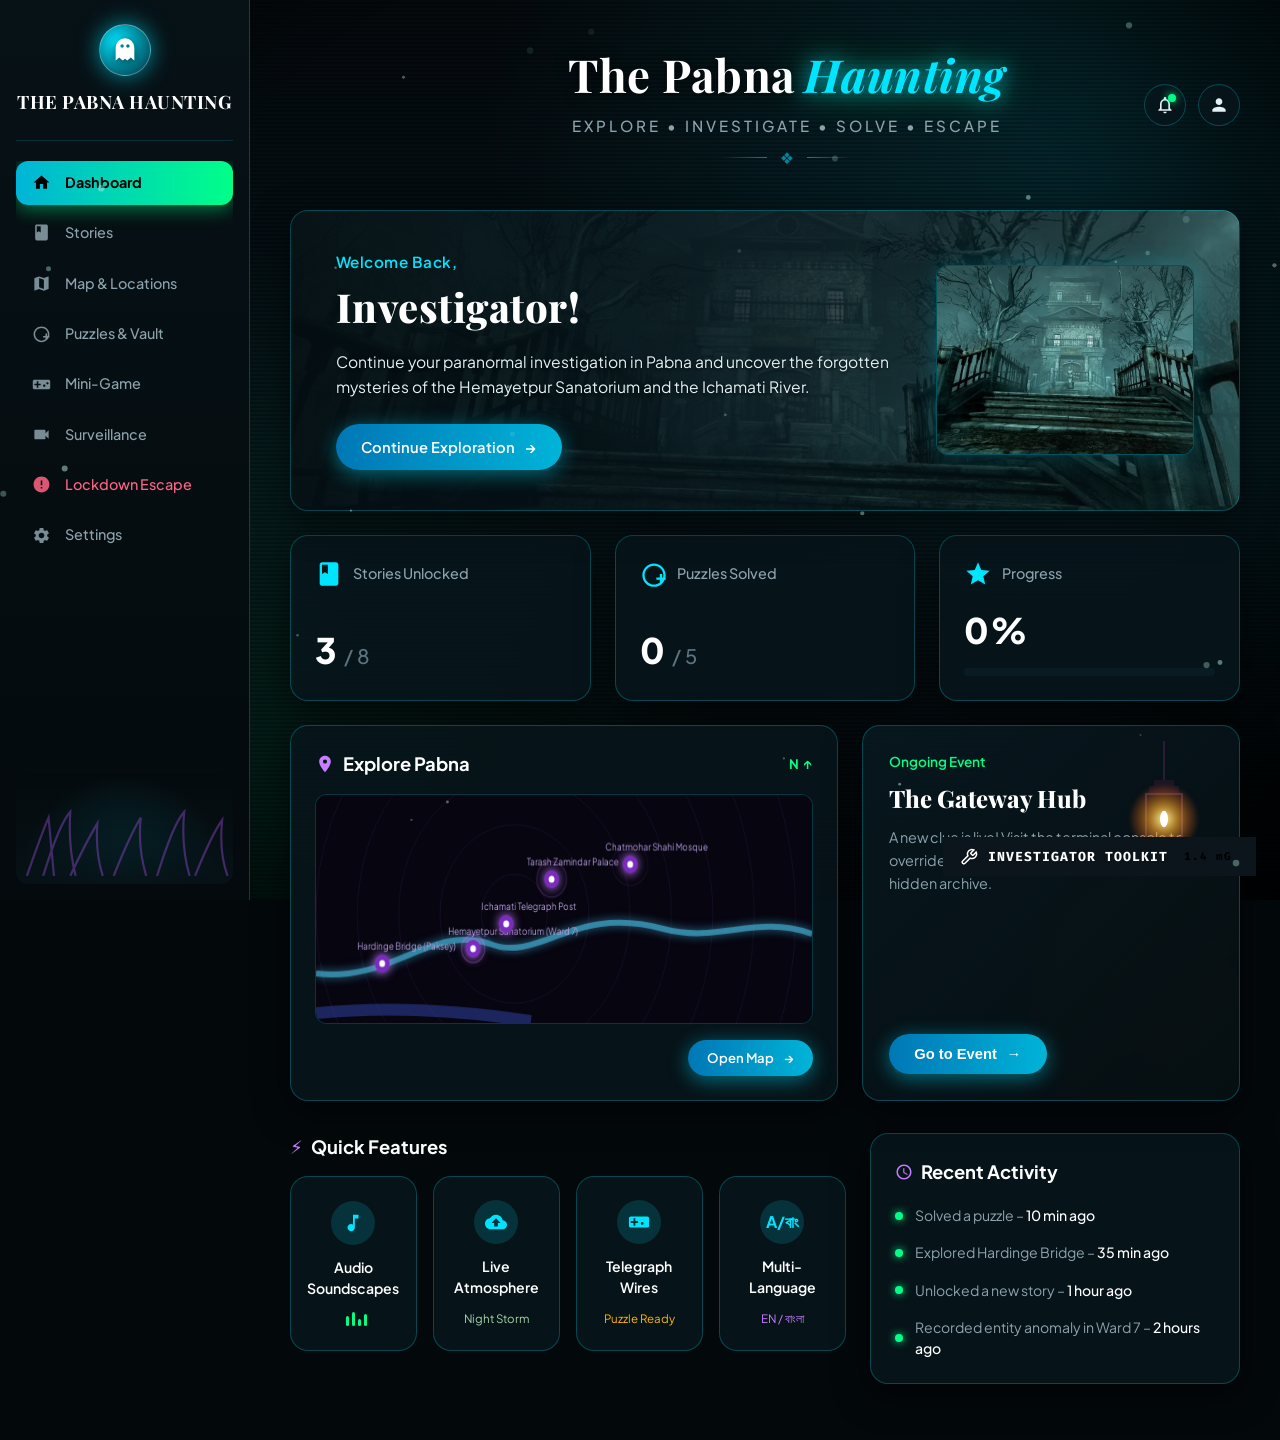
<file: index.html>
<!DOCTYPE html>
<html lang="en">
<head>
  <meta charset="UTF-8">
  <meta name="viewport" content="width=device-width, initial-scale=1.0">
  <title>The Pabna Haunting // Paranormal Investigation Dashboard</title>
  <link rel="stylesheet" href="css/style.css">
  <link rel="stylesheet" href="css/pages.css">
  <link rel="stylesheet" href="css/equipment.css">
</head>
<body>
  <div class="app-container">
    <!-- Left Sidebar Navigation -->
    <aside class="app-sidebar">
      <div>
        <a href="index.html" class="sidebar-brand">
          <div class="brand-ghost-badge">
            <svg viewBox="0 0 24 24">
              <path d="M12 2a8 8 0 0 0-8 8v11l3-2.5 3 2.5 2-1.5 2 1.5 3-2.5 3 2.5V10a8 8 0 0 0-8-8zm-2.5 8a1.5 1.5 0 1 1 0-3 1.5 1.5 0 0 1 0 3zm5 0a1.5 1.5 0 1 1 0-3 1.5 1.5 0 0 1 0 3z"/>
            </svg>
          </div>
          <span class="brand-text" data-i18n="nav_title">Pabna Haunting</span>
        </a>

        <nav class="sidebar-nav">
          <a href="index.html" class="nav-item active">
            <svg viewBox="0 0 24 24"><path d="M10 20v-6h4v6h5v-8h3L12 3 2 12h3v8z"/></svg>
            <span>Dashboard</span>
          </a>

          <a href="#stories" class="nav-item" id="sidebar-nav-stories">
            <svg viewBox="0 0 24 24"><path d="M18 2H6c-1.1 0-2 .9-2 2v16c0 1.1.9 2 2 2h12c1.1 0 2-.9 2-2V4c0-1.1-.9-2-2-2zM6 4h5v8l-2.5-1.5L6 12V4z"/></svg>
            <span>Stories</span>
          </a>

          <a href="#map" class="nav-item" id="sidebar-nav-map">
            <svg viewBox="0 0 24 24"><path d="M20.5 3l-.16.03L15 5.1 9 3 3.36 4.9c-.21.07-.36.25-.36.48V20.5c0 .28.22.5.5.5l.16-.03L9 18.9l6 2.1 5.64-1.9c.21-.07.36-.25.36-.48V3.5c0-.28-.22-.5-.5-.5zM15 19l-6-2.11V5l6 2.11V19z"/></svg>
            <span>Map & Locations</span>
          </a>

          <a href="archive.html" class="nav-item">
            <svg viewBox="0 0 24 24"><path d="M19 12h-2v3h-3v2h3v3h2v-3h3v-2h-3v-3zm-7-9C6.48 3 2 7.48 2 13s4.48 10 10 10 10-4.48 10-10S17.52 3 12 3zm0 18c-4.41 0-8-3.59-8-8s3.59-8 8-8 8 3.59 8 8-3.59 8-8 8z"/></svg>
            <span>Puzzles & Vault</span>
          </a>

          <a href="#minigame" class="nav-item" id="sidebar-nav-minigame">
            <svg viewBox="0 0 24 24"><path d="M21 6H3c-1.1 0-2 .9-2 2v8c0 1.1.9 2 2 2h18c1.1 0 2-.9 2-2V8c0-1.1-.9-2-2-2zm-10 7H8v3H6v-3H3v-2h3V8h2v3h3v2zm4.5 2c-.83 0-1.5-.67-1.5-1.5s.67-1.5 1.5-1.5 1.5.67 1.5 1.5-.67 1.5-1.5 1.5zm4-3c-.83 0-1.5-.67-1.5-1.5S18.67 9 19.5 9s1.5.67 1.5 1.5-.67 1.5-1.5 1.5z"/></svg>
            <span>Mini-Game</span>
          </a>

          <a href="surveillance.html" class="nav-item">
            <svg viewBox="0 0 24 24"><path d="M17 10.5V7c0-.55-.45-1-1-1H4c-.55 0-1 .45-1 1v10c0 .55.45 1 1 1h12c.55 0 1-.45 1-1v-3.5l4 4v-11l-4 4z"/></svg>
            <span>Surveillance</span>
          </a>

          <a href="escape.html" class="nav-item danger-link">
            <svg viewBox="0 0 24 24"><path d="M12 2C6.48 2 2 6.48 2 12s4.48 10 10 10 10-4.48 10-10S17.52 2 12 2zm1 15h-2v-2h2v2zm0-4h-2V7h2v6z"/></svg>
            <span>Lockdown Escape</span>
          </a>

          <a href="#settings" class="nav-item" id="sidebar-nav-settings">
            <svg viewBox="0 0 24 24"><path d="M19.14 12.94c.04-.3.06-.61.06-.94 0-.32-.02-.64-.07-.94l2.03-1.58c.18-.14.23-.41.12-.61l-1.92-3.32c-.12-.22-.37-.29-.59-.22l-2.39.96c-.5-.38-1.03-.7-1.62-.94l-.36-2.54c-.04-.24-.24-.41-.48-.41h-3.84c-.24 0-.43.17-.47.41l-.36 2.54c-.59.24-1.13.57-1.62.94l-2.39-.96c-.22-.08-.47 0-.59.22L2.74 8.87c-.12.21-.08.47.12.61l2.03 1.58c-.05.3-.09.63-.09.94s.02.64.07.94l-2.03 1.58c-.18.14-.23.41-.12.61l1.92 3.32c.12.22.37.29.59.22l2.39-.96c.5.38 1.03.7 1.62.94l.36 2.54c.05.24.24.41.48.41h3.84c.24 0 .44-.17.47-.41l.36-2.54c.59-.24 1.13-.56 1.62-.94l2.39.96c.22.08.47 0 .59-.22l1.92-3.32c.12-.22.07-.47-.12-.61l-2.01-1.58zM12 15.6c-1.98 0-3.6-1.62-3.6-3.6s1.62-3.6 3.6-3.6 3.6 1.62 3.6 3.6-1.62 3.6-3.6 3.6z"/></svg>
            <span>Settings</span>
          </a>
        </nav>
      </div>

      <!-- Bottom Sidebar Art (Silhouette Reeds) -->
      <div class="sidebar-footer-art">
        <svg viewBox="0 0 200 60" preserveAspectRatio="none">
          <path d="M10 60 Q 25 20, 30 10 Q 32 30, 35 60 M25 60 Q 40 15, 50 5 Q 48 35, 55 60 M50 60 Q 65 30, 75 15 Q 73 40, 80 60 M90 60 Q 105 25, 115 10 Q 112 35, 120 60 M130 60 Q 145 15, 155 5 Q 152 35, 160 60 M165 60 Q 180 25, 190 12 Q 187 40, 195 60" stroke="rgba(157,78,221,0.4)" stroke-width="2" fill="none"/>
        </svg>
      </div>
    </aside>

    <!-- Main Content Flow Area -->
    <main class="app-main">
      <!-- Top Nocturnal Gothic Header Banner -->
      <header class="top-header-banner">
        <div style="width: 140px;"></div> <!-- Spacer balancing header -->
        
        <div class="header-center-title">
          <h1 class="brand-headline">The Pabna <em>Haunting</em></h1>
          <div class="brand-tagline">Explore • Investigate • Solve • Escape</div>
          <div class="ornamental-line">❖</div>
        </div>

        <div class="header-actions">
          <button class="icon-btn-pill" id="btn-top-notif" title="Active Investigation Clues">
            <svg width="20" height="20" viewBox="0 0 24 24" fill="currentColor">
              <path d="M12 22c1.1 0 2-.9 2-2h-4c0 1.1.9 2 2 2zm6-6v-5c0-3.07-1.63-5.64-4.5-6.32V4c0-.83-.67-1.5-1.5-1.5s-1.5.67-1.5 1.5v.68C7.64 5.36 6 7.92 6 11v5l-2 2v1h16v-1l-2-2zm-2 1H8v-6c0-2.48 1.51-4.5 4-4.5s4 2.02 4 4.5v6z"/>
            </svg>
            <span class="badge-dot"></span>
          </button>

          <button class="icon-btn-pill" id="btn-top-profile" title="Investigator Profile">
            <svg width="20" height="20" viewBox="0 0 24 24" fill="currentColor">
              <path d="M12 12c2.21 0 4-1.79 4-4s-1.79-4-4-4-4 1.79-4 4 1.79 4 4 4zm0 2c-2.67 0-8 1.34-8 4v2h16v-2c0-2.66-5.33-4-8-4z"/>
            </svg>
          </button>
        </div>
      </header>

      <!-- Hero Welcome Card ("Welcome Back, Investigator!") -->
      <section class="hero-welcome-card">
        <div class="hero-text-content">
          <div class="hero-subtitle-small">Welcome Back,</div>
          <h2 class="hero-title-main">Investigator!</h2>
          <p class="hero-desc">
            Continue your paranormal investigation in Pabna and uncover the forgotten mysteries of the Hemayetpur Sanatorium and the Ichamati River.
          </p>
          <a href="surveillance.html" class="btn-purple-pill" id="btn-continue-exploration">
            <span>Continue Exploration</span>
            <span>→</span>
          </a>
        </div>

        <div class="hero-graphic-arch">
          <img src="assets/asylum_mansion_facade.jpg" alt="Pabna Sanatorium Facade" style="width: 100%; height: 100%; object-fit: cover;">
        </div>
      </section>

      <!-- Row 1: 3 Stat Cards -->
      <section class="stats-grid-row">
        <!-- Stat 1: Stories Unlocked -->
        <div class="stat-card">
          <div class="stat-card-header">
            <svg class="stat-card-icon" viewBox="0 0 24 24" fill="currentColor">
              <path d="M18 2H6c-1.1 0-2 .9-2 2v16c0 1.1.9 2 2 2h12c1.1 0 2-.9 2-2V4c0-1.1-.9-2-2-2zM6 4h5v8l-2.5-1.5L6 12V4z"/>
            </svg>
            <span class="stat-card-label">Stories Unlocked</span>
          </div>
          <div class="stat-card-value" id="stat-stories-val">
            3 <span class="sub">/ 8</span>
          </div>
        </div>

        <!-- Stat 2: Puzzles Solved -->
        <div class="stat-card">
          <div class="stat-card-header">
            <svg class="stat-card-icon" viewBox="0 0 24 24" fill="currentColor">
              <path d="M19 12h-2v3h-3v2h3v3h2v-3h3v-2h-3v-3zm-7-9C6.48 3 2 7.48 2 13s4.48 10 10 10 10-4.48 10-10S17.52 3 12 3zm0 18c-4.41 0-8-3.59-8-8s3.59-8 8-8 8 3.59 8 8-3.59 8-8 8z"/>
            </svg>
            <span class="stat-card-label">Puzzles Solved</span>
          </div>
          <div class="stat-card-value" id="stat-puzzles-val">
            5 <span class="sub">/ 12</span>
          </div>
        </div>

        <!-- Stat 3: Total Progress -->
        <div class="stat-card">
          <div class="stat-card-header">
            <svg class="stat-card-icon" viewBox="0 0 24 24" fill="currentColor">
              <path d="M12 17.27L18.18 21l-1.64-7.03L22 9.24l-7.19-.61L12 2 9.19 8.63 2 9.24l5.46 4.73L5.82 21z"/>
            </svg>
            <span class="stat-card-label">Progress</span>
          </div>
          <div>
            <div class="stat-card-value" id="stat-progress-val">42%</div>
            <div class="progress-bar-container">
              <div class="progress-bar-fill" id="stat-progress-fill" style="width: 42%;"></div>
            </div>
          </div>
        </div>
      </section>

      <!-- Row 2: Explore Pabna Map & Ongoing Event -->
      <section class="middle-grid-row">
        <!-- Explore Pabna Card -->
        <div class="explore-pabna-card" id="map">
          <div class="card-title-row">
            <div class="card-title-text">
              <svg width="20" height="20" viewBox="0 0 24 24" fill="currentColor" style="color: #c77dff;">
                <path d="M12 2C8.13 2 5 5.13 5 9c0 5.25 7 13 7 13s7-7.75 7-13c0-3.87-3.13-7-7-7zm0 9.5a2.5 2.5 0 0 1 0-5 2.5 2.5 0 0 1 0 5z"/>
              </svg>
              <span>Explore Pabna</span>
            </div>
            <div class="compass-rose">N ↑</div>
          </div>

          <div class="map-canvas-container">
            <canvas id="pabna-map-canvas"></canvas>
          </div>

          <div class="map-card-footer">
            <a href="surveillance.html" class="btn-purple-pill" style="padding: 0.5rem 1.2rem; font-size: 0.82rem;">
              <span>Open Map</span>
              <span>→</span>
            </a>
          </div>
        </div>

        <!-- Ongoing Event Card ("The Gateway Hub") -->
        <div class="ongoing-event-card">
          <div class="hanging-lantern-graphic">
            <canvas id="hanging-lantern-canvas"></canvas>
          </div>

          <div>
            <div class="event-top-tag">Ongoing Event</div>
            <div class="event-headline">The Gateway Hub</div>
            <p class="event-desc-text">
              A new clue is live! Visit the terminal console to override sanatorium gates and access the hidden archive.
            </p>
          </div>

          <div>
            <button class="btn-purple-pill" id="btn-open-terminal-event">
              <span>Go to Event</span>
              <span>→</span>
            </button>
          </div>
        </div>
      </section>

      <!-- Row 3: Quick Features & Recent Activity -->
      <section class="bottom-grid-row">
        <div>
          <div class="section-label-header">
            <span style="color: #c77dff;">⚡</span>
            <span>Quick Features</span>
          </div>

          <div class="quick-features-grid">
            <!-- 1. Audio Soundscapes -->
            <div class="feature-pill-card" id="feat-audio">
              <div class="feature-icon-wrapper">
                <svg width="22" height="22" viewBox="0 0 24 24" fill="currentColor">
                  <path d="M12 3v10.55c-.59-.34-1.27-.55-2-.55-2.21 0-4 1.79-4 4s1.79 4 4 4 4-1.79 4-4V7h4V3h-6z"/>
                </svg>
              </div>
              <div class="feature-card-name">Audio Soundscapes</div>
              <div class="equalizer-wave">
                <div class="eq-bar"></div>
                <div class="eq-bar"></div>
                <div class="eq-bar"></div>
                <div class="eq-bar"></div>
                <div class="eq-bar"></div>
              </div>
            </div>

            <!-- 2. Live Atmosphere -->
            <div class="feature-pill-card" id="feat-atmosphere">
              <div class="feature-icon-wrapper">
                <svg width="22" height="22" viewBox="0 0 24 24" fill="currentColor">
                  <path d="M19.35 10.04C18.67 6.59 15.64 4 12 4 9.11 4 6.6 5.64 5.35 8.04 2.34 8.36 0 10.91 0 14c0 3.31 2.69 6 6 6h13c2.76 0 5-2.24 5-5 0-2.64-2.05-4.78-4.65-4.96zM14 13v4h-4v-4H7l5-5 5 5h-3z"/>
                </svg>
              </div>
              <div class="feature-card-name">Live Atmosphere</div>
              <span style="font-size: 0.72rem; color: #a5d6a7;">Night Storm</span>
            </div>

            <!-- 3. Mini-Game -->
            <div class="feature-pill-card" id="feat-minigame">
              <div class="feature-icon-wrapper">
                <svg width="22" height="22" viewBox="0 0 24 24" fill="currentColor">
                  <path d="M21 6H3c-1.1 0-2 .9-2 2v8c0 1.1.9 2 2 2h18c1.1 0 2-.9 2-2V8c0-1.1-.9-2-2-2zm-10 7H8v3H6v-3H3v-2h3V8h2v3h3v2zm4.5 2c-.83 0-1.5-.67-1.5-1.5s.67-1.5 1.5-1.5 1.5.67 1.5 1.5-.67 1.5-1.5 1.5z"/>
                </svg>
              </div>
              <div class="feature-card-name">Telegraph Wires</div>
              <span style="font-size: 0.72rem; color: #ffb703;">Puzzle Ready</span>
            </div>

            <!-- 4. Multi-Language -->
            <div class="feature-pill-card" id="feat-lang">
              <div class="feature-icon-wrapper">
                <span style="font-size: 1rem; font-weight: bold;">A/বাং</span>
              </div>
              <div class="feature-card-name">Multi-Language</div>
              <span style="font-size: 0.72rem; color: #c77dff;">EN / বাংলা</span>
            </div>
          </div>
        </div>

        <!-- Recent Activity Card -->
        <div class="recent-activity-card">
          <div class="card-title-text" style="margin-bottom: 1.25rem;">
            <svg width="18" height="18" viewBox="0 0 24 24" fill="currentColor" style="color: #c77dff;">
              <path d="M11.99 2C6.47 2 2 6.48 2 12s4.47 10 9.99 10C17.52 22 22 17.52 22 12S17.52 2 11.99 2zM12 20c-4.42 0-8-3.58-8-8s3.58-8 8-8 8 3.58 8 8-3.58 8-8 8zm.5-13H11v6l5.25 3.15.75-1.23-4.5-2.67z"/>
            </svg>
            <span>Recent Activity</span>
          </div>

          <ul class="activity-list">
            <li class="activity-item">
              <span class="activity-dot"></span>
              <span>Solved a puzzle – <strong>10 min ago</strong></span>
            </li>
            <li class="activity-item">
              <span class="activity-dot"></span>
              <span>Explored Hardinge Bridge – <strong>35 min ago</strong></span>
            </li>
            <li class="activity-item">
              <span class="activity-dot"></span>
              <span>Unlocked a new story – <strong>1 hour ago</strong></span>
            </li>
            <li class="activity-item">
              <span class="activity-dot"></span>
              <span>Recorded entity anomaly in Ward 7 – <strong>2 hours ago</strong></span>
            </li>
          </ul>
        </div>
      </section>
    </main>
  </div>

  <!-- Terminal Login & Gateway Hub Modal (Event Trigger) -->
  <div class="modal-overlay" id="terminal-event-modal">
    <div class="modal-content" style="max-width: 820px;">
      <button class="modal-close-btn" id="btn-close-terminal-event">✕ CLOSE</button>
      <h3 style="color: #c77dff; font-family: var(--font-serif); font-size: 1.5rem; margin-bottom: 0.5rem;">
        SECURITY TERMINAL GATEWAY // HEMAYETPUR 1957
      </h3>
      <p style="color: #958ba8; font-size: 0.88rem; margin-bottom: 1.25rem;">
        Enter the river authorization cipher (e.g. <code>ICHAMATI1957</code>) to override the main gate lock.
      </p>

      <form id="hub-login-form" style="margin-bottom: 1.5rem;">
        <div style="display: grid; grid-template-columns: 1fr 1fr; gap: 1rem;">
          <div>
            <label style="font-size: 0.75rem; color: #b39ddb; display: block; margin-bottom: 0.3rem;">CALLSIGN</label>
            <input type="text" id="investigator-callsign" class="horror-input" value="AGENT-PABNA-07" required>
          </div>
          <div>
            <label style="font-size: 0.75rem; color: #b39ddb; display: block; margin-bottom: 0.3rem;">PASSCODE (ICHAMATI1957)</label>
            <input type="password" id="investigator-passcode" class="horror-input" placeholder="ICHAMATI1957" required>
          </div>
        </div>
        <button type="submit" class="horror-btn">AUTHENTICATE & UNLOCK GATES</button>
        <div id="login-feedback" style="margin-top: 0.6rem; font-size: 0.82rem;"></div>
      </form>

      <!-- Terminal Body -->
      <div class="terminal-container">
        <div class="terminal-header">
          <div class="terminal-dots">
            <span class="terminal-dot red"></span>
            <span class="terminal-dot yellow"></span>
            <span class="terminal-dot green"></span>
          </div>
          <span>HEMAYETPUR_TERMINAL_TTY0</span>
        </div>
        <div class="terminal-body" id="terminal-body"></div>
        <div class="terminal-input-row">
          <span class="terminal-prompt-symbol">&gt;&gt;</span>
          <input type="text" id="terminal-input" class="terminal-input" placeholder="Type HELP or commands here..." autocomplete="off">
        </div>
      </div>
    </div>
  </div>

  <!-- Investigator Profile & Settings Modal -->
  <div class="modal-overlay" id="settings-modal">
    <div class="modal-content" style="max-width: 600px;">
      <button class="modal-close-btn" id="btn-close-settings">✕ CLOSE</button>
      <h3 style="color: #c77dff; font-family: var(--font-serif); font-size: 1.5rem; margin-bottom: 0.5rem;">
        INVESTIGATOR PROFILE & SETTINGS
      </h3>
      <p style="color: #958ba8; font-size: 0.88rem; margin-bottom: 1.5rem;">
        Configure forensic telemetry, audio soundscape levels, and language preferences.
      </p>

      <div style="display: flex; flex-direction: column; gap: 1.25rem;">
        <!-- Callsign Input -->
        <div>
          <label style="font-size: 0.8rem; color: #c77dff; display: block; margin-bottom: 0.4rem; font-weight: bold;">
            INVESTIGATOR CALLSIGN
          </label>
          <input type="text" id="setting-callsign" class="horror-input" style="margin-bottom: 0;" value="AGENT-PABNA-07">
        </div>

        <!-- Master Volume Slider -->
        <div>
          <div style="display: flex; justify-content: space-between; margin-bottom: 0.4rem;">
            <label style="font-size: 0.8rem; color: #c77dff; font-weight: bold;">SOUNDSCAPE VOLUME</label>
            <span id="volume-val-display" style="font-size: 0.8rem; color: #00f5d4;">85%</span>
          </div>
          <input type="range" id="setting-volume" min="0" max="100" value="85" style="width: 100%; accent-color: #9d4edd; cursor: pointer;">
        </div>

        <!-- Language Preference -->
        <div>
          <label style="font-size: 0.8rem; color: #c77dff; display: block; margin-bottom: 0.4rem; font-weight: bold;">
            SYSTEM LOCALIZATION
          </label>
          <div style="display: flex; gap: 1rem;">
            <button id="btn-set-lang-en" class="btn-ui" style="flex: 1; justify-content: center;">English (EN)</button>
            <button id="btn-set-lang-bn" class="btn-ui" style="flex: 1; justify-content: center;">বাংলা (BN)</button>
          </div>
        </div>

        <!-- Panic Reset -->
        <div style="border-top: 1px solid rgba(157, 78, 221, 0.2); padding-top: 1rem;">
          <div style="font-size: 0.82rem; color: #ff6584; margin-bottom: 0.5rem;">
            EMERGENCY DATA PURGE
          </div>
          <button id="btn-settings-panic-reset" class="horror-btn" style="background: linear-gradient(90deg, #990024, #ff3366); font-size: 0.84rem; padding: 0.6rem;">
            TRIGGER PANIC RESET (CLEAR ALL PROGRESS)
          </button>
        </div>
      </div>
    </div>
  </div>

  <!-- Telegraph Wire Canvas Mini-Game Modal -->
  <div class="modal-overlay" id="telegraph-modal">
    <div class="modal-content">
      <button class="modal-close-btn" id="btn-close-telegraph">✕ CLOSE</button>
      <h3 style="color: #c77dff; font-family: var(--font-serif); margin-bottom: 0.5rem;">
        ICHAMATI TELEGRAPH RELAY INTERFACE (1890)
      </h3>
      <p style="color: #958ba8; font-size: 0.85rem; margin-bottom: 1rem;">
        Drag and connect electrical lines between the Left Relay Pins and Right Sanatorium Grid to restore the circuit!
      </p>
      <div style="text-align: center;">
        <canvas id="telegraph-canvas" style="max-width: 100%; border: 1px solid #382454; background: #000; border-radius: 8px;"></canvas>
      </div>
    </div>
  </div>

  <!-- Stories Lore Modal -->
  <div class="modal-overlay" id="stories-modal">
    <div class="modal-content">
      <button class="modal-close-btn" id="btn-close-stories">✕ CLOSE</button>
      <h3 style="color: #c77dff; font-family: var(--font-serif); font-size: 1.5rem; margin-bottom: 0.5rem;">
        THE PABNA PARANORMAL ARCHIVES
      </h3>
      <p style="color: #958ba8; font-size: 0.88rem; margin-bottom: 1.5rem;">
        Regional historical lore collected from eyewitnesses, riverfolk, and declassified 1957 sanatorium files.
      </p>
      <div style="display: flex; flex-direction: column; gap: 1rem; max-height: 420px; overflow-y: auto;">
        <div style="background: rgba(22, 17, 36, 0.8); border-left: 3px solid #9d4edd; padding: 1rem; border-radius: 4px;">
          <h4 style="color: #fff; margin-bottom: 0.3rem;">1. The Hemayetpur Sanatorium Burial Ground (1957)</h4>
          <p style="font-size: 0.84rem; color: #b39ddb;">
            Erected upon ancient zamindar cremation lands near the Ichamati River. When the monsoon floodwaters rise, psychiatric staff recorded unidentifiable footsteps ascending from the riverbank directly into Ward 7.
          </p>
        </div>
        <div style="background: rgba(22, 17, 36, 0.8); border-left: 3px solid #ffaa11; padding: 1rem; border-radius: 4px;">
          <h4 style="color: #fff; margin-bottom: 0.3rem;">2. The Tarash Zamindar Palace Colonnade</h4>
          <p style="font-size: 0.84rem; color: #b39ddb;">
            Built with European and Mughal neoclassical masonry. Patient Kumar Birendra Ray etched the 387-arch equation into his silverware, claiming the pillars vibrate during full moons.
          </p>
        </div>
        <div style="background: rgba(22, 17, 36, 0.8); border-left: 3px solid #00f5d4; padding: 1rem; border-radius: 4px;">
          <h4 style="color: #fff; margin-bottom: 0.3rem;">3. Chatmohar Shahi Mosque & Masum Khan Kabuli (1582)</h4>
          <p style="font-size: 0.84rem; color: #b39ddb;">
            The three domed sanctum resonates at an acoustic harmonic matching the low-frequency hum detected by the asylum's tri-field EMF sensors.
          </p>
        </div>
        <div style="background: rgba(22, 17, 36, 0.8); border-left: 3px solid #4cc9f0; padding: 1rem; border-radius: 4px;">
          <h4 style="color: #fff; margin-bottom: 0.3rem;">4. Paksey Hardinge Bridge Hot-Riveted Trusses (1915)</h4>
          <p style="font-size: 0.84rem; color: #b39ddb;">
            Spanning the Padma with 16 massive piers. Dr. Rafiqul Haque claimed each hot-riveted steel girder contains encrypted morse telemetry connecting to the sanatorium's morgue slab.
          </p>
        </div>
      </div>
    </div>
  </div>

  <!-- Investigator Profile & Settings Modal -->
  <div class="modal-overlay" id="settings-modal">
    <div class="modal-content" style="max-width: 600px;">
      <button class="modal-close-btn" id="btn-close-settings">✕ CLOSE</button>
      <h3 style="color: #c77dff; font-family: var(--font-serif); font-size: 1.5rem; margin-bottom: 0.5rem;">
        INVESTIGATOR PROFILE & SETTINGS
      </h3>
      <p style="color: #958ba8; font-size: 0.88rem; margin-bottom: 1.5rem;">
        Configure forensic telemetry, audio soundscape levels, and language preferences.
      </p>

      <div style="display: flex; flex-direction: column; gap: 1.25rem;">
        <!-- Callsign Input -->
        <div>
          <label style="font-size: 0.8rem; color: #c77dff; display: block; margin-bottom: 0.4rem; font-weight: bold;">
            INVESTIGATOR CALLSIGN
          </label>
          <input type="text" id="setting-callsign" class="horror-input" style="margin-bottom: 0;" value="AGENT-PABNA-07">
        </div>

        <!-- Master Volume Slider -->
        <div>
          <div style="display: flex; justify-content: space-between; margin-bottom: 0.4rem;">
            <label style="font-size: 0.8rem; color: #c77dff; font-weight: bold;">SOUNDSCAPE VOLUME</label>
            <span id="volume-val-display" style="font-size: 0.8rem; color: #00f5d4;">85%</span>
          </div>
          <input type="range" id="setting-volume" min="0" max="100" value="85" style="width: 100%; accent-color: #9d4edd; cursor: pointer;">
        </div>

        <!-- Language Preference -->
        <div>
          <label style="font-size: 0.8rem; color: #c77dff; display: block; margin-bottom: 0.4rem; font-weight: bold;">
            SYSTEM LOCALIZATION
          </label>
          <div style="display: flex; gap: 1rem;">
            <button id="btn-set-lang-en" class="btn-ui" style="flex: 1; justify-content: center;">English (EN)</button>
            <button id="btn-set-lang-bn" class="btn-ui" style="flex: 1; justify-content: center;">বাংলা (BN)</button>
          </div>
        </div>

        <!-- Panic Reset -->
        <div style="border-top: 1px solid rgba(157, 78, 221, 0.2); padding-top: 1rem;">
          <div style="font-size: 0.82rem; color: #ff6584; margin-bottom: 0.5rem;">
            EMERGENCY DATA PURGE
          </div>
          <button id="btn-settings-panic-reset" class="horror-btn" style="background: linear-gradient(90deg, #990024, #ff3366); font-size: 0.84rem; padding: 0.6rem;">
            TRIGGER PANIC RESET (CLEAR ALL PROGRESS)
          </button>
        </div>
      </div>
    </div>
  </div>

  <!-- Scripts -->
  <script src="js/state.js"></script>
  <script src="js/audio.js"></script>
  <script src="js/i18n.js"></script>
  <script src="js/telegraph-game.js"></script>
  <script src="js/nav.js"></script>
  <script src="js/terminal.js"></script>
  <script src="js/dashboard.js"></script>
  <script src="js/equipment.js"></script>

  <!-- Connect Ongoing Event Button to Terminal Modal -->
  <script>
    document.addEventListener('DOMContentLoaded', () => {
      const btnOpenEvent = document.getElementById('btn-open-terminal-event');
      const terminalModal = document.getElementById('terminal-event-modal');
      const btnCloseEvent = document.getElementById('btn-close-terminal-event');

      if (btnOpenEvent && terminalModal) {
        btnOpenEvent.addEventListener('click', () => {
          terminalModal.classList.add('active');
          if (window.pabnaAudio) window.pabnaAudio.playKeyClick();
        });
      }

      if (btnCloseEvent && terminalModal) {
        btnCloseEvent.addEventListener('click', () => {
          terminalModal.classList.remove('active');
        });
      }
    });
  </script>
</body>
</html>
</file>
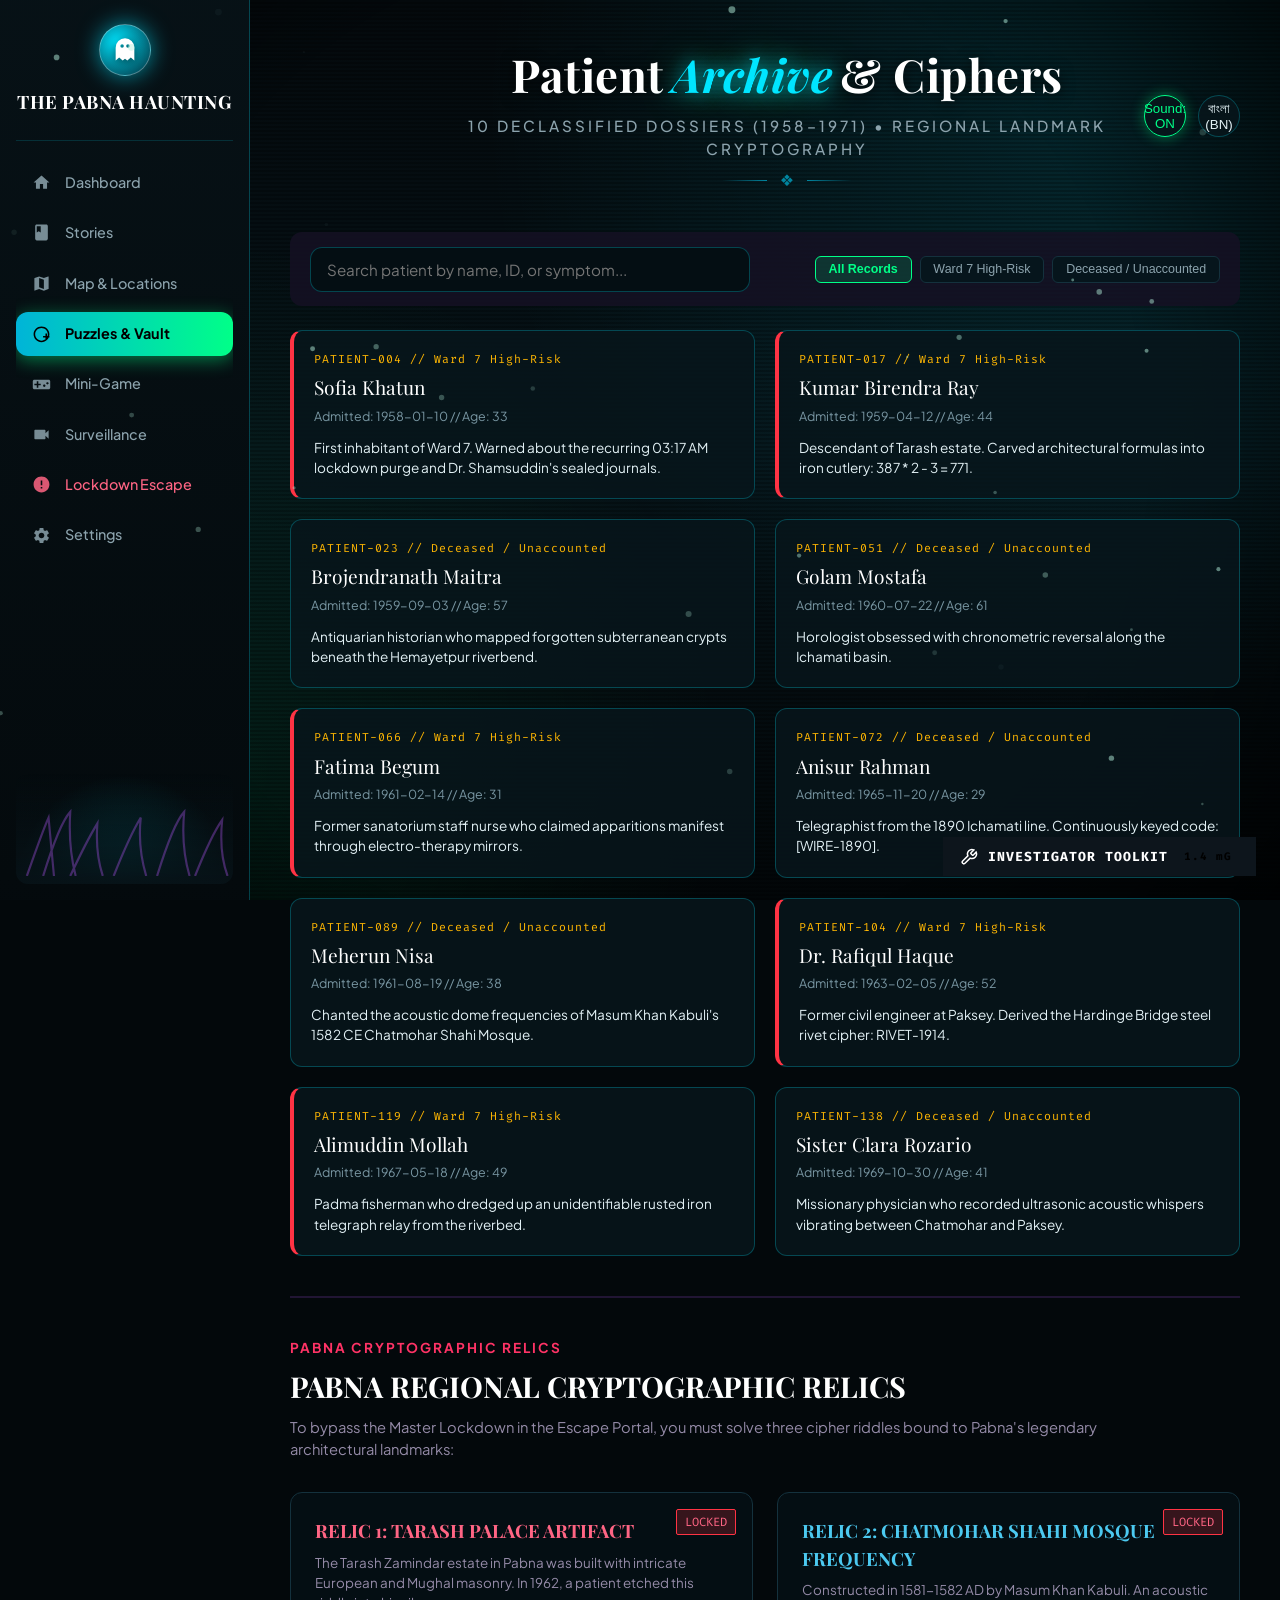
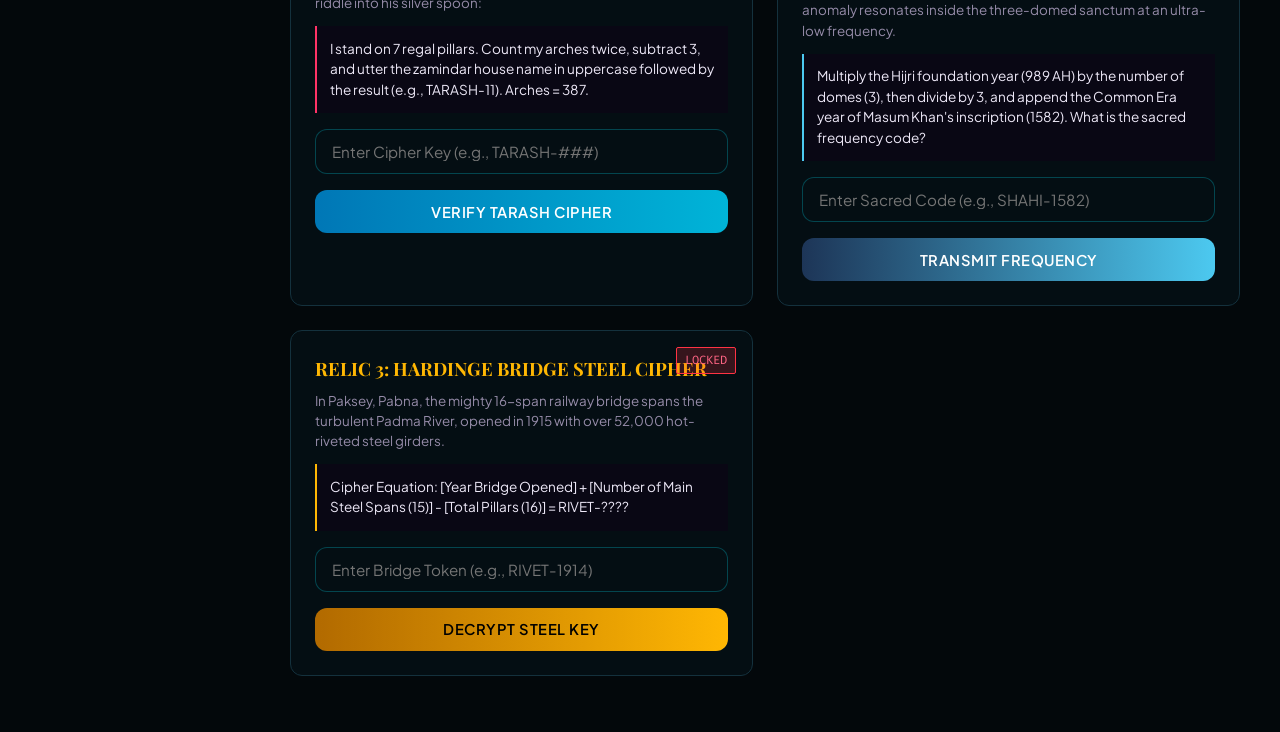
<file: archive.html>
<!DOCTYPE html>
<html lang="en">
<head>
  <meta charset="UTF-8">
  <meta name="viewport" content="width=device-width, initial-scale=1.0">
  <title>The Pabna Haunting // Patient Archive & Cipher Vault</title>
  <link rel="stylesheet" href="css/style.css">
  <link rel="stylesheet" href="css/pages.css">
  <link rel="stylesheet" href="css/equipment.css">
</head>
<body>
  <div class="app-container">
    <!-- Left Sidebar Navigation -->
    <aside class="app-sidebar">
      <div>
        <a href="index.html" class="sidebar-brand">
          <div class="brand-ghost-badge">
            <svg viewBox="0 0 24 24">
              <path d="M12 2a8 8 0 0 0-8 8v11l3-2.5 3 2.5 2-1.5 2 1.5 3-2.5 3 2.5V10a8 8 0 0 0-8-8zm-2.5 8a1.5 1.5 0 1 1 0-3 1.5 1.5 0 0 1 0 3zm5 0a1.5 1.5 0 1 1 0-3 1.5 1.5 0 0 1 0 3z"/>
            </svg>
          </div>
          <span class="brand-text" data-i18n="nav_title">Pabna Haunting</span>
        </a>

        <nav class="sidebar-nav">
          <a href="index.html" class="nav-item">
            <svg viewBox="0 0 24 24"><path d="M10 20v-6h4v6h5v-8h3L12 3 2 12h3v8z"/></svg>
            <span>Dashboard</span>
          </a>

          <a href="index.html#stories" class="nav-item">
            <svg viewBox="0 0 24 24"><path d="M18 2H6c-1.1 0-2 .9-2 2v16c0 1.1.9 2 2 2h12c1.1 0 2-.9 2-2V4c0-1.1-.9-2-2-2zM6 4h5v8l-2.5-1.5L6 12V4z"/></svg>
            <span>Stories</span>
          </a>

          <a href="index.html#map" class="nav-item">
            <svg viewBox="0 0 24 24"><path d="M20.5 3l-.16.03L15 5.1 9 3 3.36 4.9c-.21.07-.36.25-.36.48V20.5c0 .28.22.5.5.5l.16-.03L9 18.9l6 2.1 5.64-1.9c.21-.07.36-.25.36-.48V3.5c0-.28-.22-.5-.5-.5zM15 19l-6-2.11V5l6 2.11V19z"/></svg>
            <span>Map & Locations</span>
          </a>

          <a href="archive.html" class="nav-item active">
            <svg viewBox="0 0 24 24"><path d="M19 12h-2v3h-3v2h3v3h2v-3h3v-2h-3v-3zm-7-9C6.48 3 2 7.48 2 13s4.48 10 10 10 10-4.48 10-10S17.52 3 12 3zm0 18c-4.41 0-8-3.59-8-8s3.59-8 8-8 8 3.59 8 8-3.59 8-8 8z"/></svg>
            <span>Puzzles & Vault</span>
          </a>

          <a href="index.html#minigame" class="nav-item">
            <svg viewBox="0 0 24 24"><path d="M21 6H3c-1.1 0-2 .9-2 2v8c0 1.1.9 2 2 2h18c1.1 0 2-.9 2-2V8c0-1.1-.9-2-2-2zm-10 7H8v3H6v-3H3v-2h3V8h2v3h3v2zm4.5 2c-.83 0-1.5-.67-1.5-1.5s.67-1.5 1.5-1.5 1.5.67 1.5 1.5-.67 1.5-1.5 1.5zm4-3c-.83 0-1.5-.67-1.5-1.5S18.67 9 19.5 9s1.5.67 1.5 1.5-.67 1.5-1.5 1.5z"/></svg>
            <span>Mini-Game</span>
          </a>

          <a href="surveillance.html" class="nav-item">
            <svg viewBox="0 0 24 24"><path d="M17 10.5V7c0-.55-.45-1-1-1H4c-.55 0-1 .45-1 1v10c0 .55.45 1 1 1h12c.55 0 1-.45 1-1v-3.5l4 4v-11l-4 4z"/></svg>
            <span>Surveillance</span>
          </a>

          <a href="escape.html" class="nav-item danger-link">
            <svg viewBox="0 0 24 24"><path d="M12 2C6.48 2 2 6.48 2 12s4.48 10 10 10 10-4.48 10-10S17.52 2 12 2zm1 15h-2v-2h2v2zm0-4h-2V7h2v6z"/></svg>
            <span>Lockdown Escape</span>
          </a>

          <a href="index.html#settings" class="nav-item">
            <svg viewBox="0 0 24 24"><path d="M19.14 12.94c.04-.3.06-.61.06-.94 0-.32-.02-.64-.07-.94l2.03-1.58c.18-.14.23-.41.12-.61l-1.92-3.32c-.12-.22-.37-.29-.59-.22l-2.39.96c-.5-.38-1.03-.7-1.62-.94l-.36-2.54c-.04-.24-.24-.41-.48-.41h-3.84c-.24 0-.43.17-.47.41l-.36 2.54c-.59.24-1.13.57-1.62.94l-2.39-.96c-.22-.08-.47 0-.59.22L2.74 8.87c-.12.21-.08.47.12.61l2.03 1.58c-.05.3-.09.63-.09.94s.02.64.07.94l-2.03 1.58c-.18.14-.23.41-.12.61l1.92 3.32c.12.22.37.29.59.22l2.39-.96c.5.38 1.03.7 1.62.94l.36 2.54c.05.24.24.41.48.41h3.84c.24 0 .44-.17.47-.41l.36-2.54c.59-.24 1.13-.56 1.62-.94l2.39.96c.22.08.47 0 .59-.22l1.92-3.32c.12-.22.07-.47-.12-.61l-2.01-1.58zM12 15.6c-1.98 0-3.6-1.62-3.6-3.6s1.62-3.6 3.6-3.6 3.6 1.62 3.6 3.6-1.62 3.6-3.6 3.6z"/></svg>
            <span>Settings</span>
          </a>
        </nav>
      </div>

      <div class="sidebar-footer-art">
        <svg viewBox="0 0 200 60" preserveAspectRatio="none">
          <path d="M10 60 Q 25 20, 30 10 Q 32 30, 35 60 M25 60 Q 40 15, 50 5 Q 48 35, 55 60 M50 60 Q 65 30, 75 15 Q 73 40, 80 60 M90 60 Q 105 25, 115 10 Q 112 35, 120 60 M130 60 Q 145 15, 155 5 Q 152 35, 160 60 M165 60 Q 180 25, 190 12 Q 187 40, 195 60" stroke="rgba(157,78,221,0.4)" stroke-width="2" fill="none"/>
        </svg>
      </div>
    </aside>

    <!-- Main Content Area -->
    <main class="app-main">
      <header class="top-header-banner">
        <div style="width: 140px;"></div>
        <div class="header-center-title">
          <h1 class="brand-headline">Patient <em>Archive</em> & Ciphers</h1>
          <div class="brand-tagline">10 Declassified Dossiers (1958–1971) • Regional Landmark Cryptography</div>
          <div class="ornamental-line">❖</div>
        </div>
        <div class="header-actions">
          <button id="btn-audio-toggle" class="icon-btn-pill active-glow" title="Toggle Sound">
            <svg width="20" height="20" viewBox="0 0 24 24" fill="currentColor">
              <path d="M3 9v6h4l5 5V4L7 9H3zm13.5 3c0-1.77-1.02-3.29-2.5-4.03v8.05c1.48-.73 2.5-2.25 2.5-4.02z"/>
            </svg>
          </button>
          <button id="btn-lang-toggle" class="icon-btn-pill" title="Toggle Language">
            <span style="font-size: 0.85rem; font-weight: bold;">বাং</span>
          </button>
        </div>
      </header>

      <!-- Search & Filters Bar -->
      <section style="margin-bottom: 2.5rem;">
        <div class="archive-controls-bar" style="background: rgba(22, 17, 36, 0.85); border: 1px solid var(--purple-border); border-radius: var(--radius-md);">
          <input type="text" id="patient-search" class="horror-input" style="max-width: 440px; margin-bottom: 0;" placeholder="Search 10 patient files by name, ID, or keywords..." data-i18n="archive_search_placeholder">
          
          <div class="filter-pills">
            <button class="filter-pill active" data-filter="all" data-i18n="archive_filter_all">All 10 Records</button>
            <button class="filter-pill" data-filter="ward7" data-i18n="archive_filter_ward7">Ward 7 High-Risk</button>
            <button class="filter-pill" data-filter="cured" data-i18n="archive_filter_cured">Deceased / Unaccounted</button>
          </div>
        </div>

        <!-- 10 Patient Dossiers Grid -->
        <div class="patient-grid" id="patient-grid"></div>
      </section>

      <!-- 3 Landmark Regional Ciphers -->
      <section style="border-top: 2px solid rgba(157, 78, 221, 0.2); padding-top: 2.5rem;">
        <div style="color: #ff3366; font-size: 0.85rem; font-weight: bold; letter-spacing: 2px; margin-bottom: 0.4rem;">
          PABNA CRYPTOGRAPHIC RELICS
        </div>
        <h2 style="font-family: var(--font-serif); font-size: 1.8rem; color: #fff; margin-bottom: 0.5rem;" data-i18n="cipher_sec_title">
          PABNA REGIONAL CRYPTOGRAPHIC RELICS
        </h2>
        <p style="color: #958ba8; font-size: 0.92rem; margin-bottom: 2rem; max-width: 850px;" data-i18n="cipher_sec_desc">
          To disengage the Master Quarantine Lockdown in the Escape Portal, you must solve three cipher riddles bound to Pabna's legendary architectural landmarks:
        </p>

        <div class="cipher-grid">
          <!-- Relic 1: Tarash Palace -->
          <div class="cipher-card" id="card-cipher-1">
            <span class="cipher-status-indicator locked" id="cipher-1-status">LOCKED</span>
            <h3 style="color: #ff6584; font-family: var(--font-serif); margin-bottom: 0.5rem; font-size: 1.15rem;" data-i18n="cipher_1_title">
              RELIC 1: TARASH PALACE ARTIFACT
            </h3>
            <p style="font-size: 0.84rem; color: #958ba8; margin-bottom: 0.8rem;" data-i18n="cipher_1_desc">
              The Tarash Zamindar estate in Pabna was built with intricate European and Mughal masonry.
            </p>
            <div style="background: #090714; border-left: 2px solid #ff3366; padding: 0.8rem; font-size: 0.85rem; color: #ede8f7; margin-bottom: 1rem;" data-i18n="cipher_1_riddle">
              I stand on 7 regal pillars. Count my arches twice, subtract 3, and utter the zamindar house name in uppercase followed by the result (e.g., TARASH-11). Arches = 387.
            </div>
            <input type="text" id="cipher-1-input" class="horror-input" placeholder="Enter Cipher Key (e.g., TARASH-###)" data-i18n="cipher_1_placeholder">
            <button id="btn-cipher-1" class="horror-btn" data-i18n="cipher_1_btn">VERIFY TARASH CIPHER</button>
          </div>

          <!-- Relic 2: Chatmohar Shahi Mosque -->
          <div class="cipher-card" id="card-cipher-2">
            <span class="cipher-status-indicator locked" id="cipher-2-status">LOCKED</span>
            <h3 style="color: #4cc9f0; font-family: var(--font-serif); margin-bottom: 0.5rem; font-size: 1.15rem;" data-i18n="cipher_2_title">
              RELIC 2: CHATMOHAR SHAHI MOSQUE FREQUENCY
            </h3>
            <p style="font-size: 0.84rem; color: #958ba8; margin-bottom: 0.8rem;" data-i18n="cipher_2_desc">
              Constructed in 1581-1582 AD by Masum Khan Kabuli. An acoustic anomaly resonates inside the three-domed sanctum.
            </p>
            <div style="background: #090714; border-left: 2px solid #4cc9f0; padding: 0.8rem; font-size: 0.85rem; color: #ede8f7; margin-bottom: 1rem;" data-i18n="cipher_2_riddle">
              Multiply the Hijri foundation year (989 AH) by the number of domes (3), then divide by 3, and append the Common Era year of Masum Khan's inscription (1582). What is the sacred frequency code?
            </div>
            <input type="text" id="cipher-2-input" class="horror-input" placeholder="Enter Sacred Code (e.g., SHAHI-1582)" data-i18n="cipher_2_placeholder">
            <button id="btn-cipher-2" class="horror-btn" style="background: linear-gradient(90deg, #1d3557, #4cc9f0); color: #fff;" data-i18n="cipher_2_btn">TRANSMIT FREQUENCY</button>
          </div>

          <!-- Relic 3: Hardinge Bridge -->
          <div class="cipher-card" id="card-cipher-3">
            <span class="cipher-status-indicator locked" id="cipher-3-status">LOCKED</span>
            <h3 style="color: #ffb703; font-family: var(--font-serif); margin-bottom: 0.5rem; font-size: 1.15rem;" data-i18n="cipher_3_title">
              RELIC 3: HARDINGE BRIDGE STEEL CIPHER
            </h3>
            <p style="font-size: 0.84rem; color: #958ba8; margin-bottom: 0.8rem;" data-i18n="cipher_3_desc">
              In Paksey, Pabna, the mighty 16-span railway bridge spans the turbulent Padma River, opened in 1915 with over 52,000 hot-riveted steel girders.
            </p>
            <div style="background: #090714; border-left: 2px solid #ffb703; padding: 0.8rem; font-size: 0.85rem; color: #ede8f7; margin-bottom: 1rem;" data-i18n="cipher_3_riddle">
              Cipher Equation: [Year Bridge Opened] + [Number of Main Steel Spans (15)] - [Total Pillars (16)] = RIVET-????
            </div>
            <input type="text" id="cipher-3-input" class="horror-input" placeholder="Enter Bridge Token (e.g., RIVET-1914)" data-i18n="cipher_3_placeholder">
            <button id="btn-cipher-3" class="horror-btn" style="background: linear-gradient(90deg, #b26a00, #ffb703); color: #000;" data-i18n="cipher_3_btn">DECRYPT STEEL KEY</button>
          </div>
        </div>
      </section>
    </main>
  </div>

  <!-- Dossier Inspection Modal with Animated Cassette Player -->
  <div class="modal-overlay" id="dossier-modal">
    <div class="modal-content" style="max-width: 820px;">
      <button class="modal-close-btn" id="btn-close-dossier">✕ CLOSE</button>
      <div style="margin-bottom: 1rem;">
        <h3 style="color: #c77dff; font-family: var(--font-serif); font-size: 1.4rem;">SANATORIUM PSYCHIATRIC DOSSIER</h3>
        <p style="color: #958ba8; font-size: 0.84rem;">Clinical audio recording and physician evaluation from Hemayetpur files.</p>
      </div>

      <!-- Animated Cassette Player Widget -->
      <div class="cassette-player-widget">
        <div class="cassette-tape-body">
          <div class="cassette-label">HEMAYETPUR CLINICAL RECORDINGS // 1958-1971</div>
          <div class="cassette-window">
            <div class="spool spool-left" id="spool-left"></div>
            <div class="tape-bridge"></div>
            <div class="spool spool-right" id="spool-right"></div>
          </div>
        </div>
        <div class="cassette-controls">
          <button id="btn-play-soundlog" class="btn-ui danger-ui">▶ PLAY AUDIO CASSETTE</button>
          <span class="cassette-timer-readout" id="cassette-timer-readout">TAPE: STOPPED</span>
        </div>
      </div>

      <div id="dossier-content" style="background: #090714; border: 1px solid var(--purple-border); padding: 1.5rem; max-height: 380px; overflow-y: auto; border-radius: 6px;"></div>
    </div>
  </div>

  <!-- Scripts -->
  <script src="js/state.js"></script>
  <script src="js/audio.js"></script>
  <script src="js/i18n.js"></script>
  <script src="js/nav.js"></script>
  <script src="js/archive.js"></script>
  <script src="js/equipment.js"></script>
</body>
</html>
</file>
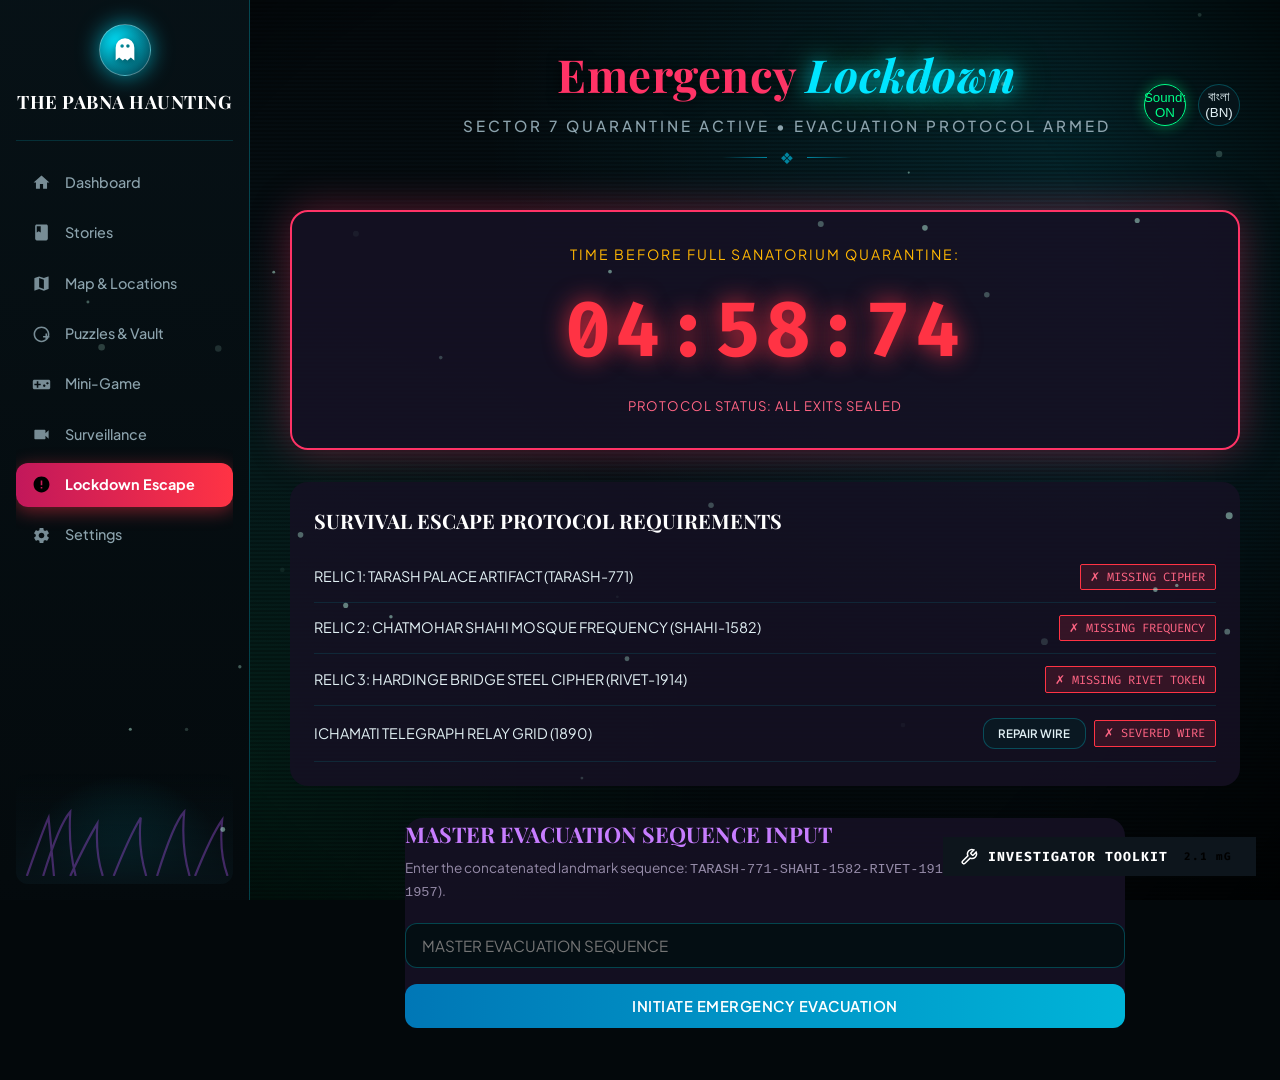
<file: escape.html>
<!DOCTYPE html>
<html lang="en">
<head>
  <meta charset="UTF-8">
  <meta name="viewport" content="width=device-width, initial-scale=1.0">
  <title>The Pabna Haunting // Emergency Lockdown & Escape Portal</title>
  <link rel="stylesheet" href="css/style.css">
  <link rel="stylesheet" href="css/pages.css">
  <link rel="stylesheet" href="css/equipment.css">
</head>
<body>
  <div class="app-container">
    <!-- Left Sidebar Navigation -->
    <aside class="app-sidebar">
      <div>
        <a href="index.html" class="sidebar-brand">
          <div class="brand-ghost-badge">
            <svg viewBox="0 0 24 24">
              <path d="M12 2a8 8 0 0 0-8 8v11l3-2.5 3 2.5 2-1.5 2 1.5 3-2.5 3 2.5V10a8 8 0 0 0-8-8zm-2.5 8a1.5 1.5 0 1 1 0-3 1.5 1.5 0 0 1 0 3zm5 0a1.5 1.5 0 1 1 0-3 1.5 1.5 0 0 1 0 3z"/>
            </svg>
          </div>
          <span class="brand-text" data-i18n="nav_title">Pabna Haunting</span>
        </a>

        <nav class="sidebar-nav">
          <a href="index.html" class="nav-item">
            <svg viewBox="0 0 24 24"><path d="M10 20v-6h4v6h5v-8h3L12 3 2 12h3v8z"/></svg>
            <span>Dashboard</span>
          </a>

          <a href="index.html#stories" class="nav-item">
            <svg viewBox="0 0 24 24"><path d="M18 2H6c-1.1 0-2 .9-2 2v16c0 1.1.9 2 2 2h12c1.1 0 2-.9 2-2V4c0-1.1-.9-2-2-2zM6 4h5v8l-2.5-1.5L6 12V4z"/></svg>
            <span>Stories</span>
          </a>

          <a href="index.html#map" class="nav-item">
            <svg viewBox="0 0 24 24"><path d="M20.5 3l-.16.03L15 5.1 9 3 3.36 4.9c-.21.07-.36.25-.36.48V20.5c0 .28.22.5.5.5l.16-.03L9 18.9l6 2.1 5.64-1.9c.21-.07.36-.25.36-.48V3.5c0-.28-.22-.5-.5-.5zM15 19l-6-2.11V5l6 2.11V19z"/></svg>
            <span>Map & Locations</span>
          </a>

          <a href="archive.html" class="nav-item">
            <svg viewBox="0 0 24 24"><path d="M19 12h-2v3h-3v2h3v3h2v-3h3v-2h-3v-3zm-7-9C6.48 3 2 7.48 2 13s4.48 10 10 10 10-4.48 10-10S17.52 3 12 3zm0 18c-4.41 0-8-3.59-8-8s3.59-8 8-8 8 3.59 8 8-3.59 8-8 8z"/></svg>
            <span>Puzzles & Vault</span>
          </a>

          <a href="index.html#minigame" class="nav-item">
            <svg viewBox="0 0 24 24"><path d="M21 6H3c-1.1 0-2 .9-2 2v8c0 1.1.9 2 2 2h18c1.1 0 2-.9 2-2V8c0-1.1-.9-2-2-2zm-10 7H8v3H6v-3H3v-2h3V8h2v3h3v2zm4.5 2c-.83 0-1.5-.67-1.5-1.5s.67-1.5 1.5-1.5 1.5.67 1.5 1.5-.67 1.5-1.5 1.5zm4-3c-.83 0-1.5-.67-1.5-1.5S18.67 9 19.5 9s1.5.67 1.5 1.5-.67 1.5-1.5 1.5z"/></svg>
            <span>Mini-Game</span>
          </a>

          <a href="surveillance.html" class="nav-item">
            <svg viewBox="0 0 24 24"><path d="M17 10.5V7c0-.55-.45-1-1-1H4c-.55 0-1 .45-1 1v10c0 .55.45 1 1 1h12c.55 0 1-.45 1-1v-3.5l4 4v-11l-4 4z"/></svg>
            <span>Surveillance</span>
          </a>

          <a href="escape.html" class="nav-item danger-link active">
            <svg viewBox="0 0 24 24"><path d="M12 2C6.48 2 2 6.48 2 12s4.48 10 10 10 10-4.48 10-10S17.52 2 12 2zm1 15h-2v-2h2v2zm0-4h-2V7h2v6z"/></svg>
            <span>Lockdown Escape</span>
          </a>

          <a href="index.html#settings" class="nav-item">
            <svg viewBox="0 0 24 24"><path d="M19.14 12.94c.04-.3.06-.61.06-.94 0-.32-.02-.64-.07-.94l2.03-1.58c.18-.14.23-.41.12-.61l-1.92-3.32c-.12-.22-.37-.29-.59-.22l-2.39.96c-.5-.38-1.03-.7-1.62-.94l-.36-2.54c-.04-.24-.24-.41-.48-.41h-3.84c-.24 0-.43.17-.47.41l-.36 2.54c-.59.24-1.13.57-1.62.94l-2.39-.96c-.22-.08-.47 0-.59.22L2.74 8.87c-.12.21-.08.47.12.61l2.03 1.58c-.05.3-.09.63-.09.94s.02.64.07.94l-2.03 1.58c-.18.14-.23.41-.12.61l1.92 3.32c.12.22.37.29.59.22l2.39-.96c.5.38 1.03.7 1.62.94l.36 2.54c.05.24.24.41.48.41h3.84c.24 0 .44-.17.47-.41l.36-2.54c.59-.24 1.13-.56 1.62-.94l2.39.96c.22.08.47 0 .59-.22l1.92-3.32c.12-.22.07-.47-.12-.61l-2.01-1.58zM12 15.6c-1.98 0-3.6-1.62-3.6-3.6s1.62-3.6 3.6-3.6 3.6 1.62 3.6 3.6-1.62 3.6-3.6 3.6z"/></svg>
            <span>Settings</span>
          </a>
        </nav>
      </div>

      <div class="sidebar-footer-art">
        <svg viewBox="0 0 200 60" preserveAspectRatio="none">
          <path d="M10 60 Q 25 20, 30 10 Q 32 30, 35 60 M25 60 Q 40 15, 50 5 Q 48 35, 55 60 M50 60 Q 65 30, 75 15 Q 73 40, 80 60 M90 60 Q 105 25, 115 10 Q 112 35, 120 60 M130 60 Q 145 15, 155 5 Q 152 35, 160 60 M165 60 Q 180 25, 190 12 Q 187 40, 195 60" stroke="rgba(157,78,221,0.4)" stroke-width="2" fill="none"/>
        </svg>
      </div>
    </aside>

    <!-- Main Escape Content -->
    <main class="app-main">
      <header class="top-header-banner">
        <div style="width: 140px;"></div>
        <div class="header-center-title">
          <h1 class="brand-headline" style="color: #ff3366;">Emergency <em>Lockdown</em></h1>
          <div class="brand-tagline">Sector 7 Quarantine Active • Evacuation Protocol Armed</div>
          <div class="ornamental-line">❖</div>
        </div>
        <div class="header-actions">
          <button id="btn-audio-toggle" class="icon-btn-pill active-glow" title="Toggle Sound">
            <svg width="20" height="20" viewBox="0 0 24 24" fill="currentColor">
              <path d="M3 9v6h4l5 5V4L7 9H3zm13.5 3c0-1.77-1.02-3.29-2.5-4.03v8.05c1.48-.73 2.5-2.25 2.5-4.02z"/>
            </svg>
          </button>
          <button id="btn-lang-toggle" class="icon-btn-pill" title="Toggle Language">
            <span style="font-size: 0.85rem; font-weight: bold;">বাং</span>
          </button>
        </div>
      </header>

      <!-- Real-Time Countdown Timer Panel -->
      <div class="escape-timer-panel" style="background: rgba(22, 17, 36, 0.9); border: 2px solid #ff3366; border-radius: var(--radius-lg); box-shadow: 0 0 40px rgba(255, 51, 102, 0.35);">
        <div style="font-size: 0.88rem; letter-spacing: 2px; color: #ffb703;" data-i18n="escape_timer_label">
          TIME BEFORE FULL SANATORIUM QUARANTINE PURGE:
        </div>
        <div class="timer-digits" id="timer-digits">05:00:00</div>
        <div style="font-size: 0.82rem; color: #ff6584; letter-spacing: 1px;" data-i18n="escape_status_label">
          PROTOCOL STATUS: ALL PERIMETER GATES SEALED
        </div>
      </div>

      <!-- Survival Requirements Checklist -->
      <div class="escape-requirements-box" style="background: rgba(22, 17, 36, 0.85); border: 1px solid var(--purple-border); border-radius: var(--radius-lg);">
        <h3 style="color: #fff; font-family: var(--font-serif); font-size: 1.25rem; margin-bottom: 1rem;" data-i18n="escape_req_title">
          SURVIVAL ESCAPE PROTOCOL REQUIREMENTS
        </h3>
        <div class="req-item">
          <span>RELIC 1: TARASH PALACE ARTIFACT (TARASH-771)</span>
          <span class="req-status-pill missing" id="req-tarash">CHECKING...</span>
        </div>
        <div class="req-item">
          <span>RELIC 2: CHATMOHAR SHAHI MOSQUE FREQUENCY (SHAHI-1582)</span>
          <span class="req-status-pill missing" id="req-mosque">CHECKING...</span>
        </div>
        <div class="req-item">
          <span>RELIC 3: HARDINGE BRIDGE STEEL CIPHER (RIVET-1914)</span>
          <span class="req-status-pill missing" id="req-hardinge">CHECKING...</span>
        </div>
        <div class="req-item">
          <span>ICHAMATI TELEGRAPH RELAY GRID (1890)</span>
          <div style="display: flex; gap: 0.5rem; align-items: center;">
            <button id="btn-launch-wire-escape" class="btn-ui" style="font-size: 0.72rem;">REPAIR WIRE</button>
            <span class="req-status-pill missing" id="req-telegraph">CHECKING...</span>
          </div>
        </div>
      </div>

      <!-- Master Evacuation Sequence Input -->
      <div class="horror-card" style="max-width: 720px; margin: 0 auto; border-color: rgba(157, 78, 221, 0.4); border-radius: var(--radius-lg); background: rgba(22, 17, 36, 0.9);">
        <h3 style="color: #c77dff; font-family: var(--font-serif); font-size: 1.35rem; margin-bottom: 0.5rem;">
          MASTER EVACUATION SEQUENCE INPUT
        </h3>
        <p style="color: #958ba8; font-size: 0.85rem; margin-bottom: 1.25rem;">
          Enter the concatenated landmark sequence: <code>TARASH-771-SHAHI-1582-RIVET-1914</code> (or bypass code <code>PABNA-1957</code>).
        </p>

        <input type="text" id="master-evac-input" class="horror-input" placeholder="MASTER EVACUATION SEQUENCE" data-i18n="escape_code_placeholder">
        
        <button id="btn-emergency-override" class="horror-btn" data-i18n="escape_btn_override">
          INITIATE EMERGENCY EVACUATION
        </button>
      </div>
    </main>
  </div>

  <!-- Telegraph Wire Canvas Mini-Game Modal -->
  <div class="modal-overlay" id="telegraph-modal">
    <div class="modal-content">
      <button class="modal-close-btn" id="btn-close-telegraph">✕ CLOSE</button>
      <h3 style="color: #c77dff; font-family: var(--font-serif); margin-bottom: 0.5rem;">ICHAMATI TELEGRAPH RELAY INTERFACE</h3>
      <p style="color: #958ba8; font-size: 0.85rem; margin-bottom: 1rem;">
        Drag and connect all 4 broken cables to complete the circuit and activate the emergency backup relay!
      </p>
      <div style="text-align: center;">
        <canvas id="telegraph-canvas" style="max-width: 100%; border: 1px solid #382454; background: #000; border-radius: 8px;"></canvas>
      </div>
    </div>
  </div>

  <!-- Jumpscare Failure Overlay Screen -->
  <div class="jumpscare-overlay" id="jumpscare-overlay">
    <canvas id="jumpscare-canvas" class="jumpscare-face"></canvas>
    <div class="jumpscare-text" data-i18n="escape_jumpscare_alert">
      FATAL BREACH: THE WARD 7 PHANTOM HAS FOUND YOU
    </div>
    <button id="btn-retry-escape" class="horror-btn" style="max-width: 300px; margin-top: 1.5rem;" data-i18n="escape_retry">
      RE-ENTER SIMULATION
    </button>
  </div>

  <!-- Rescue Broadcast Victory Overlay Screen -->
  <div class="rescue-overlay" id="rescue-overlay">
    <div class="rescue-card" style="background: rgba(14, 25, 20, 0.96); border: 2px solid #00f5d4; border-radius: var(--radius-lg);">
      <div class="badge-tag" style="color: #00f5d4;">DISTRESS TELEMETRY TRANSMITTED</div>
      <h2 class="rescue-title" style="color: #00f5d4; font-family: var(--font-serif);" data-i18n="escape_success_title">
        EMERGENCY EVACUATION BROADCAST SUCCESSFUL
      </h2>
      <p style="color: #4cc9f0; font-size: 0.95rem; margin-bottom: 1.25rem;" data-i18n="escape_success_p1">
        DISTRESS BEACON BROADCAST TRANSMITTED ACROSS ICHAMATI & PAKSEY MILITARY POSTS.
      </p>
      <p style="color: #ede8f7; font-size: 0.92rem; line-height: 1.8; margin-bottom: 2rem;" data-i18n="escape_success_p2">
        The hydraulic blast doors groan open. Dense cool fog rolls off the Ichamati River. You sprint beyond the rusted iron perimeter as the screams of Ward 7 fade into the nocturnal silence of Pabna.
      </p>
      <div style="background: rgba(4, 20, 14, 0.85); border: 1px solid #00f5d4; padding: 1.2rem; margin-bottom: 1.5rem; text-align: left; font-size: 0.85rem; color: #a7f3d0; border-radius: 8px;">
        <div>✓ CASE CLEARANCE: AGENT SURVIVED HEMAYETPUR LOCKDOWN</div>
        <div>✓ RECOVERED RELICS: Tarash Palace, Chatmohar Shahi Mosque, Hardinge Bridge</div>
        <div>✓ TELEGRAPH LINK: Restored to 1890 Historical Telegraph Relay</div>
        <div>✓ ANOMALY STATUS: Cataloged & Contained</div>
      </div>
      <button id="btn-restart-game" class="horror-btn btn-green" style="max-width: 320px; margin: 0 auto;">
        RETURN TO DASHBOARD
      </button>
    </div>
  </div>

  <!-- Scripts -->
  <script src="js/state.js"></script>
  <script src="js/audio.js"></script>
  <script src="js/i18n.js"></script>
  <script src="js/telegraph-game.js"></script>
  <script src="js/nav.js"></script>
  <script src="js/escape.js"></script>
  <script src="js/equipment.js"></script>
</body>
</html>
</file>
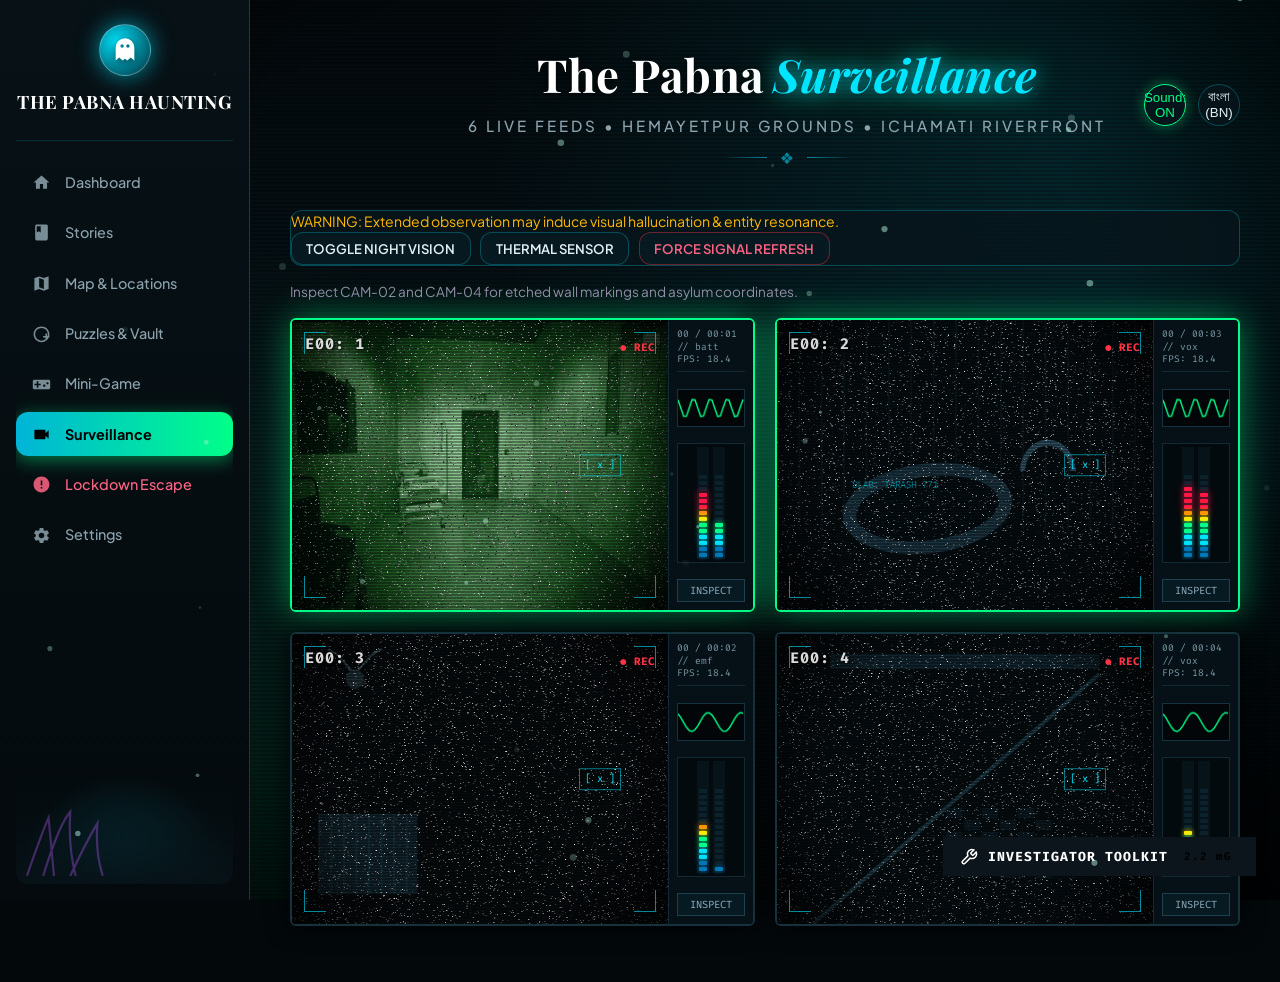
<file: surveillance.html>
<!DOCTYPE html>
<html lang="en">

<head>
  <meta charset="UTF-8">
  <meta name="viewport" content="width=device-width, initial-scale=1.0">
  <title>The Pabna Haunting // CCTV Surveillance Matrix</title>
  <link rel="stylesheet" href="css/style.css">
  <link rel="stylesheet" href="css/pages.css">
  <link rel="stylesheet" href="css/equipment.css">
</head>

<body>
  <div class="app-container">
    <!-- Left Sidebar Navigation -->
    <aside class="app-sidebar">
      <div>
        <a href="index.html" class="sidebar-brand">
          <div class="brand-ghost-badge">
            <svg viewBox="0 0 24 24">
              <path
                d="M12 2a8 8 0 0 0-8 8v11l3-2.5 3 2.5 2-1.5 2 1.5 3-2.5 3 2.5V10a8 8 0 0 0-8-8zm-2.5 8a1.5 1.5 0 1 1 0-3 1.5 1.5 0 0 1 0 3zm5 0a1.5 1.5 0 1 1 0-3 1.5 1.5 0 0 1 0 3z" />
            </svg>
          </div>
          <span class="brand-text" data-i18n="nav_title">Pabna Haunting</span>
        </a>

        <nav class="sidebar-nav">
          <a href="index.html" class="nav-item">
            <svg viewBox="0 0 24 24">
              <path d="M10 20v-6h4v6h5v-8h3L12 3 2 12h3v8z" />
            </svg>
            <span>Dashboard</span>
          </a>

          <a href="index.html#stories" class="nav-item">
            <svg viewBox="0 0 24 24">
              <path
                d="M18 2H6c-1.1 0-2 .9-2 2v16c0 1.1.9 2 2 2h12c1.1 0 2-.9 2-2V4c0-1.1-.9-2-2-2zM6 4h5v8l-2.5-1.5L6 12V4z" />
            </svg>
            <span>Stories</span>
          </a>

          <a href="index.html#map" class="nav-item">
            <svg viewBox="0 0 24 24">
              <path
                d="M20.5 3l-.16.03L15 5.1 9 3 3.36 4.9c-.21.07-.36.25-.36.48V20.5c0 .28.22.5.5.5l.16-.03L9 18.9l6 2.1 5.64-1.9c.21-.07.36-.25.36-.48V3.5c0-.28-.22-.5-.5-.5zM15 19l-6-2.11V5l6 2.11V19z" />
            </svg>
            <span>Map & Locations</span>
          </a>

          <a href="archive.html" class="nav-item">
            <svg viewBox="0 0 24 24">
              <path
                d="M19 12h-2v3h-3v2h3v3h2v-3h3v-2h-3v-3zm-7-9C6.48 3 2 7.48 2 13s4.48 10 10 10 10-4.48 10-10S17.52 3 12 3zm0 18c-4.41 0-8-3.59-8-8s3.59-8 8-8 8 3.59 8 8-3.59 8-8 8z" />
            </svg>
            <span>Puzzles & Vault</span>
          </a>

          <a href="index.html#minigame" class="nav-item">
            <svg viewBox="0 0 24 24">
              <path
                d="M21 6H3c-1.1 0-2 .9-2 2v8c0 1.1.9 2 2 2h18c1.1 0 2-.9 2-2V8c0-1.1-.9-2-2-2zm-10 7H8v3H6v-3H3v-2h3V8h2v3h3v2zm4.5 2c-.83 0-1.5-.67-1.5-1.5s.67-1.5 1.5-1.5 1.5.67 1.5 1.5-.67 1.5-1.5 1.5zm4-3c-.83 0-1.5-.67-1.5-1.5S18.67 9 19.5 9s1.5.67 1.5 1.5-.67 1.5-1.5 1.5z" />
            </svg>
            <span>Mini-Game</span>
          </a>

          <a href="surveillance.html" class="nav-item active">
            <svg viewBox="0 0 24 24">
              <path
                d="M17 10.5V7c0-.55-.45-1-1-1H4c-.55 0-1 .45-1 1v10c0 .55.45 1 1 1h12c.55 0 1-.45 1-1v-3.5l4 4v-11l-4 4z" />
            </svg>
            <span>Surveillance</span>
          </a>

          <a href="escape.html" class="nav-item danger-link">
            <svg viewBox="0 0 24 24">
              <path
                d="M12 2C6.48 2 2 6.48 2 12s4.48 10 10 10 10-4.48 10-10S17.52 2 12 2zm1 15h-2v-2h2v2zm0-4h-2V7h2v6z" />
            </svg>
            <span>Lockdown Escape</span>
          </a>

          <a href="index.html#settings" class="nav-item">
            <svg viewBox="0 0 24 24">
              <path
                d="M19.14 12.94c.04-.3.06-.61.06-.94 0-.32-.02-.64-.07-.94l2.03-1.58c.18-.14.23-.41.12-.61l-1.92-3.32c-.12-.22-.37-.29-.59-.22l-2.39.96c-.5-.38-1.03-.7-1.62-.94l-.36-2.54c-.04-.24-.24-.41-.48-.41h-3.84c-.24 0-.43.17-.47.41l-.36 2.54c-.59.24-1.13.57-1.62.94l-2.39-.96c-.22-.08-.47 0-.59.22L2.74 8.87c-.12.21-.08.47.12.61l2.03 1.58c-.05.3-.09.63-.09.94s.02.64.07.94l-2.03 1.58c-.18.14-.23.41-.12.61l1.92 3.32c.12.22.37.29.59.22l2.39-.96c.5.38 1.03.7 1.62.94l.36 2.54c.05.24.24.41.48.41h3.84c.24 0 .44-.17.47-.41l.36-2.54c.59-.24 1.13-.56 1.62-.94l2.39.96c.22.08.47 0 .59-.22l1.92-3.32c.12-.22.07-.47-.12-.61l-2.01-1.58zM12 15.6c-1.98 0-3.6-1.62-3.6-3.6s1.62-3.6 3.6-3.6 3.6 1.62 3.6 3.6-1.62 3.6-3.6 3.6z" />
            </svg>
            <span>Settings</span>
          </a>
        </nav>
      </div>

      <div class="sidebar-footer-art">
        <svg viewBox="0 0 200 60" preserveAspectRatio="none">
          <path
            d="M10 60 Q 25 20, 30 10 Q 32 30, 35 60 M25 60 Q 40 15, 50 5 Q 48 35, 55 60 M50 60 Q 65 30, 75 15 Q 73 40, 80 60"
            stroke="rgba(157,78,221,0.4)" stroke-width="2" fill="none" />
        </svg>
      </div>
    </aside>

    <!-- Main Surveillance Area -->
    <main class="app-main">
      <header class="top-header-banner">
        <div style="width: 140px;"></div>
        <div class="header-center-title">
          <h1 class="brand-headline">The Pabna <em>Surveillance</em></h1>
          <div class="brand-tagline">6 Live Feeds • Hemayetpur Grounds • Ichamati Riverfront</div>
          <div class="ornamental-line">❖</div>
        </div>
        <div class="header-actions">
          <button id="btn-audio-toggle" class="icon-btn-pill active-glow" title="Toggle Sound">
            <svg width="20" height="20" viewBox="0 0 24 24" fill="currentColor">
              <path d="M3 9v6h4l5 5V4L7 9H3zm13.5 3c0-1.77-1.02-3.29-2.5-4.03v8.05c1.48-.73 2.5-2.25 2.5-4.02z" />
            </svg>
          </button>
          <button id="btn-lang-toggle" class="icon-btn-pill" title="Toggle Language">
            <span style="font-size: 0.85rem; font-weight: bold;">বাং</span>
          </button>
        </div>
      </header>

      <!-- CCTV Controls Bar -->
      <div class="cctv-controls-bar"
        style="background: rgba(8, 22, 28, 0.85); border: 1px solid var(--teal-border); border-radius: var(--radius-md);">
        <div style="font-size: 0.88rem; color: #ffb703;" data-i18n="cctv_warning">
          WARNING: Extended observation of CAM-02 & CAM-04 may induce visual hallucination.
        </div>
        <div style="display: flex; gap: 0.6rem; flex-wrap: wrap;">
          <button id="btn-night-vision" class="btn-ui" data-i18n="cctv_night_vision">TOGGLE NIGHT VISION</button>
          <button id="btn-thermal" class="btn-ui" data-i18n="cctv_thermal">THERMAL SENSOR</button>
          <button id="btn-force-glitch" class="btn-ui danger-ui" data-i18n="cctv_glitch_btn">FORCE SIGNAL
            REFRESH</button>
        </div>
      </div>

      <div style="margin: 1rem 0; font-size: 0.85rem; color: #958ba8;" data-i18n="cctv_clue_hint">
        Inspect CAM-02 (Ward 7) and CAM-04 (Morgue) for etched cipher tokens and entity sightings.
      </div>

      <!-- 4-Quadrant CCTV Monitor Station (Matching Image 2) -->
      <div class="cctv-quad-grid" id="cctv-quad-grid"></div>
    </main>
  </div>

  <!-- CCTV Detailed Inspector Modal -->
  <div class="modal-overlay" id="cctv-inspector-modal">
    <div class="modal-content" style="max-width: 900px;">
      <button class="modal-close-btn" id="btn-close-cctv-modal">✕ CLOSE</button>
      <h3 id="modal-cam-title" style="color: #c77dff; font-family: var(--font-serif); margin-bottom: 0.5rem;">
        CAM-02: Ward 7 Solitary Confinement
      </h3>
      <div
        style="margin-bottom: 1rem; border: 2px solid #382454; background: #000; border-radius: 8px; overflow: hidden;">
        <canvas id="modal-cctv-canvas" style="width: 100%; display: block;"></canvas>
      </div>
      <div style="background: #090714; border: 1px solid var(--purple-border); padding: 1rem; border-radius: 6px;">
        <div style="font-size: 0.75rem; color: #ffb703; margin-bottom: 0.4rem;">FORENSIC SENSOR TELEMETRY:</div>
        <pre id="modal-cam-log"
          style="font-family: var(--font-mono); font-size: 0.82rem; color: #c77dff; white-space: pre-wrap;"></pre>
      </div>
    </div>
  </div>

  <!-- Scripts -->
  <script src="js/state.js"></script>
  <script src="js/audio.js"></script>
  <script src="js/i18n.js"></script>
  <script src="js/nav.js"></script>
  <script src="js/cctv.js"></script>
  <script src="js/equipment.js"></script>
</body>

</html>
</file>
<file: css/style.css>
/* ==========================================================================
   THE PABNA HAUNTING - Nocturnal Gothic Teal & Surveillance Green Theme
   Faithfully inspired by:
   - The foggy gothic asylum facade & stone staircase
   - The retro 4-quadrant CCTV surveillance station with telemetry sidebars
   - The eerie phosphor green night-vision ward room
   ========================================================================== */

@import url('https://fonts.googleapis.com/css2?family=Cinzel:wght@600;700;800;900&family=Playfair+Display:ital,wght@0,600;0,800;1,600;1,700&family=Plus+Jakarta+Sans:wght@400;500;600;700&family=Fira+Code:wght@400;500;600&display=swap');

:root {
  --bg-deep: #03080b;
  --bg-dark: #071217;
  --bg-sidebar: #050e12;
  --bg-card: rgba(8, 22, 28, 0.85);
  --bg-card-hover: rgba(12, 32, 40, 0.92);
  --bg-card-solid: #091921;

  --teal-glow: rgba(0, 229, 255, 0.4);
  --teal-bright: #00e5ff;
  --teal-main: #00b4d8;
  --teal-dark: #0077b6;
  --teal-deep: #032535;
  --teal-subtle: rgba(0, 229, 255, 0.12);
  --teal-border: rgba(0, 229, 255, 0.25);

  --nv-green: #00ff88;
  --nv-green-glow: rgba(0, 255, 136, 0.45);
  --nv-tint: rgba(0, 255, 100, 0.15);

  --accent-purple: #9d4edd;
  --accent-amber: #ffb703;
  --accent-red: #ff3344;
  --accent-red-glow: rgba(255, 51, 68, 0.5);

  --text-pure: #ffffff;
  --text-main: #e2f1f5;
  --text-muted: #8ca3ad;
  --text-dim: #5c747f;

  --font-serif: 'Playfair Display', 'Cinzel', Georgia, serif;
  --font-heading: 'Cinzel', serif;
  --font-sans: 'Plus Jakarta Sans', system-ui, -apple-system, sans-serif;
  --font-mono: 'Fira Code', 'Consolas', monospace;

  --radius-sm: 6px;
  --radius-md: 12px;
  --radius-lg: 18px;
  --radius-full: 9999px;

  --shadow-card: 0 10px 35px rgba(0, 0, 0, 0.6);
  --shadow-glow: 0 0 25px var(--teal-glow);
}

* {
  box-sizing: border-box;
  margin: 0;
  padding: 0;
}

body {
  background-color: var(--bg-deep);
  color: var(--text-main);
  font-family: var(--font-sans);
  line-height: 1.5;
  min-height: 100vh;
  overflow-x: hidden;
  background-image: 
    radial-gradient(circle at 85% 12%, rgba(0, 229, 255, 0.12), transparent 45%),
    radial-gradient(circle at 15% 85%, rgba(0, 255, 136, 0.08), transparent 40%),
    linear-gradient(180deg, #04090c 0%, #061318 50%, #020608 100%);
  background-attachment: fixed;
}

/* Subtle nocturnal fog and scanline background */
body::before {
  content: "";
  position: fixed;
  top: 0;
  left: 0;
  width: 100vw;
  height: 100vh;
  pointer-events: none;
  background: 
    linear-gradient(rgba(18, 16, 16, 0) 50%, rgba(0, 0, 0, 0.22) 50%),
    radial-gradient(circle at 50% 50%, transparent 65%, rgba(0, 0, 0, 0.6) 100%);
  background-size: 100% 4px, 100% 100%;
  z-index: 1;
}

/* --- App Shell Container (Sidebar + Main View) --- */
.app-container {
  display: flex;
  min-height: 100vh;
  position: relative;
  z-index: 2;
}

/* --- Left Sidebar Navigation --- */
.app-sidebar {
  width: 250px;
  flex-shrink: 0;
  background: var(--bg-sidebar);
  border-right: 1px solid var(--teal-border);
  display: flex;
  flex-direction: column;
  justify-content: space-between;
  position: sticky;
  top: 0;
  height: 100vh;
  padding: 1.5rem 1rem 1rem 1rem;
  z-index: 100;
  backdrop-filter: blur(16px);
  background: linear-gradient(180deg, rgba(7, 18, 23, 0.96) 0%, rgba(4, 10, 13, 0.98) 100%);
}

.sidebar-brand {
  display: flex;
  flex-direction: column;
  align-items: center;
  gap: 0.75rem;
  padding-bottom: 1.5rem;
  border-bottom: 1px solid rgba(0, 229, 255, 0.15);
  text-decoration: none;
}

.brand-ghost-badge {
  width: 52px;
  height: 52px;
  background: radial-gradient(circle at 35% 35%, #00e5ff, #032b38);
  border-radius: 50%;
  display: flex;
  align-items: center;
  justify-content: center;
  box-shadow: 0 0 22px rgba(0, 229, 255, 0.6);
  border: 1px solid rgba(255, 255, 255, 0.3);
  transition: transform 0.3s ease, box-shadow 0.3s ease;
}

.brand-ghost-badge:hover {
  transform: scale(1.08) rotate(-4deg);
  box-shadow: 0 0 30px rgba(0, 255, 136, 0.8);
}

.brand-ghost-badge svg {
  width: 28px;
  height: 28px;
  fill: #fff;
  filter: drop-shadow(0 2px 4px rgba(0, 0, 0, 0.5));
}

.brand-text {
  font-family: var(--font-serif);
  font-size: 1.15rem;
  font-weight: 700;
  color: #fff;
  letter-spacing: 0.5px;
}

/* Sidebar Nav Links */
.sidebar-nav {
  display: flex;
  flex-direction: column;
  gap: 0.4rem;
  margin-top: 1.25rem;
  flex-grow: 1;
  overflow-y: auto;
}

.nav-item {
  display: flex;
  align-items: center;
  gap: 0.9rem;
  padding: 0.7rem 1rem;
  color: var(--text-muted);
  text-decoration: none;
  font-size: 0.9rem;
  font-weight: 500;
  border-radius: var(--radius-md);
  transition: all 0.22s ease;
}

.nav-item svg {
  width: 19px;
  height: 19px;
  fill: currentColor;
  opacity: 0.85;
  transition: transform 0.2s ease, opacity 0.2s ease;
}

.nav-item:hover {
  color: #fff;
  background: rgba(0, 229, 255, 0.12);
  transform: translateX(3px);
}

.nav-item:hover svg {
  opacity: 1;
  transform: scale(1.1);
}

.nav-item.active {
  color: #000;
  background: linear-gradient(90deg, #00b4d8, #00ff88);
  box-shadow: 0 4px 18px rgba(0, 255, 136, 0.45);
  font-weight: 700;
}

.nav-item.active svg {
  fill: #000;
  opacity: 1;
}

.nav-item.danger-link {
  color: #ff6584;
}

.nav-item.danger-link:hover {
  background: rgba(255, 51, 68, 0.15);
  color: #fff;
}

.nav-item.danger-link.active {
  color: #fff;
  background: linear-gradient(90deg, #c2185b, #ff3344);
  box-shadow: 0 4px 18px rgba(255, 51, 68, 0.45);
}

.sidebar-footer-art {
  height: 110px;
  background: 
    linear-gradient(to top, rgba(7, 18, 23, 0.98), transparent),
    radial-gradient(circle at 50% 100%, rgba(0, 229, 255, 0.25), transparent 70%);
  position: relative;
  border-radius: var(--radius-md);
  overflow: hidden;
  display: flex;
  align-items: flex-end;
  justify-content: center;
  padding-bottom: 0.5rem;
}

.sidebar-footer-art svg {
  width: 100%;
  height: 70px;
  fill: rgba(0, 229, 255, 0.25);
}

/* --- Main View Area --- */
.app-main {
  flex-grow: 1;
  padding: 1.5rem 2.5rem 3.5rem 2.5rem;
  max-width: 1540px;
  margin: 0 auto;
  width: calc(100vw - 250px);
}

@media (max-width: 1024px) {
  .app-container {
    flex-direction: column;
  }
  .app-sidebar {
    width: 100%;
    height: auto;
    position: relative;
    border-right: none;
    border-bottom: 1px solid var(--teal-border);
  }
  .app-main {
    width: 100%;
    padding: 1.25rem;
  }
}

/* --- Top Header Area --- */
.top-header-banner {
  display: flex;
  align-items: center;
  justify-content: space-between;
  position: relative;
  padding: 1rem 0 2rem 0;
  margin-bottom: 0.5rem;
}

.header-center-title {
  text-align: center;
  flex: 1;
}

.brand-headline {
  font-family: var(--font-serif);
  font-size: 2.85rem;
  font-weight: 700;
  color: #fff;
  letter-spacing: 0.5px;
  text-shadow: 0 2px 14px rgba(0, 0, 0, 0.8);
  display: inline-flex;
  align-items: baseline;
  gap: 0.5rem;
}

.brand-headline em {
  font-family: 'Playfair Display', serif;
  font-style: italic;
  font-weight: 700;
  color: var(--teal-bright);
  text-shadow: 0 0 20px rgba(0, 229, 255, 0.75), 0 0 40px rgba(0, 255, 136, 0.45);
}

.brand-tagline {
  color: var(--text-muted);
  font-size: 0.95rem;
  letter-spacing: 3px;
  margin-top: 0.4rem;
  text-transform: uppercase;
  font-weight: 500;
}

.ornamental-line {
  display: flex;
  align-items: center;
  justify-content: center;
  gap: 0.8rem;
  margin-top: 0.5rem;
  color: var(--teal-main);
  opacity: 0.7;
}

.ornamental-line::before,
.ornamental-line::after {
  content: "";
  width: 45px;
  height: 1px;
  background: linear-gradient(90deg, transparent, var(--teal-main));
}

.ornamental-line::after {
  background: linear-gradient(90deg, var(--teal-main), transparent);
}

.header-actions {
  display: flex;
  align-items: center;
  gap: 0.75rem;
}

.icon-btn-pill {
  width: 42px;
  height: 42px;
  border-radius: 50%;
  background: var(--bg-card);
  border: 1px solid var(--teal-border);
  color: var(--text-main);
  display: flex;
  align-items: center;
  justify-content: center;
  cursor: pointer;
  transition: all 0.22s ease;
  position: relative;
}

.icon-btn-pill:hover {
  background: rgba(0, 229, 255, 0.2);
  border-color: var(--teal-bright);
  color: #fff;
  transform: translateY(-2px);
  box-shadow: 0 0 14px rgba(0, 229, 255, 0.4);
}

.icon-btn-pill.active-glow {
  border-color: var(--nv-green);
  color: var(--nv-green);
  box-shadow: 0 0 14px rgba(0, 255, 136, 0.4);
}

.badge-dot {
  position: absolute;
  top: 9px;
  right: 9px;
  width: 8px;
  height: 8px;
  background: var(--nv-green);
  border-radius: 50%;
  box-shadow: 0 0 8px var(--nv-green);
}

/* --- Hero Banner Card (With Real Gothic Asylum Mansion Art) --- */
.hero-welcome-card {
  background: 
    linear-gradient(90deg, rgba(4, 14, 18, 0.95) 0%, rgba(6, 20, 26, 0.85) 50%, rgba(4, 14, 18, 0.4) 100%),
    url('../assets/asylum_mansion_facade.jpg') right center / cover no-repeat;
  border: 1px solid var(--teal-border);
  border-radius: var(--radius-lg);
  padding: 2.5rem 2.8rem;
  position: relative;
  overflow: hidden;
  box-shadow: var(--shadow-card);
  display: flex;
  align-items: center;
  justify-content: space-between;
  margin-bottom: 1.5rem;
}

.hero-text-content {
  max-width: 600px;
  z-index: 2;
}

.hero-subtitle-small {
  color: var(--teal-bright);
  font-size: 0.95rem;
  margin-bottom: 0.25rem;
  letter-spacing: 0.5px;
  font-weight: 600;
}

.hero-title-main {
  font-family: var(--font-serif);
  font-size: 2.5rem;
  font-weight: 800;
  color: #fff;
  margin-bottom: 0.75rem;
  letter-spacing: 0.5px;
}

.hero-desc {
  color: var(--text-main);
  font-size: 0.98rem;
  margin-bottom: 1.5rem;
  line-height: 1.6;
  text-shadow: 0 1px 3px rgba(0, 0, 0, 0.8);
}

.btn-purple-pill,
.btn-teal-pill {
  display: inline-flex;
  align-items: center;
  gap: 0.6rem;
  background: linear-gradient(90deg, #0077b6, #00b4d8);
  color: #fff;
  padding: 0.75rem 1.6rem;
  border-radius: var(--radius-full);
  font-size: 0.92rem;
  font-weight: 600;
  border: none;
  cursor: pointer;
  text-decoration: none;
  box-shadow: 0 4px 20px rgba(0, 229, 255, 0.45);
  transition: all 0.25s ease;
}

.btn-purple-pill:hover,
.btn-teal-pill:hover {
  background: linear-gradient(90deg, #00b4d8, #00ff88);
  color: #000;
  box-shadow: 0 6px 28px rgba(0, 255, 136, 0.65);
  transform: translateY(-2px);
}

.hero-graphic-arch {
  width: 320px;
  height: 190px;
  position: relative;
  border-radius: var(--radius-md);
  overflow: hidden;
  box-shadow: inset 0 0 30px rgba(0, 0, 0, 0.8), 0 0 25px rgba(0, 229, 255, 0.2);
  border: 1px solid rgba(0, 229, 255, 0.35);
  background: #020608;
}

.hero-graphic-arch img,
.hero-graphic-arch canvas {
  width: 100%;
  height: 100%;
  object-fit: cover;
  display: block;
}

/* --- Row 1: Stat Cards --- */
.stats-grid-row {
  display: grid;
  grid-template-columns: repeat(3, 1fr);
  gap: 1.5rem;
  margin-bottom: 1.5rem;
}

@media (max-width: 860px) {
  .stats-grid-row {
    grid-template-columns: 1fr;
  }
}

.stat-card {
  background: var(--bg-card);
  border: 1px solid var(--teal-border);
  border-radius: var(--radius-lg);
  padding: 1.5rem;
  box-shadow: var(--shadow-card);
  transition: transform 0.22s ease, border-color 0.22s ease;
  display: flex;
  flex-direction: column;
  justify-content: space-between;
}

.stat-card:hover {
  transform: translateY(-3px);
  border-color: rgba(0, 255, 136, 0.4);
}

.stat-card-header {
  display: flex;
  align-items: center;
  gap: 0.6rem;
  margin-bottom: 1rem;
}

.stat-card-icon {
  width: 28px;
  height: 28px;
  color: var(--teal-bright);
}

.stat-card-label {
  color: var(--text-muted);
  font-size: 0.9rem;
  font-weight: 500;
}

.stat-card-value {
  font-size: 2.2rem;
  font-weight: 800;
  color: #fff;
  letter-spacing: 0.5px;
  display: flex;
  align-items: baseline;
  gap: 0.4rem;
}

.stat-card-value span.sub {
  font-size: 1.25rem;
  color: var(--text-dim);
  font-weight: 500;
}

.progress-bar-container {
  width: 100%;
  height: 8px;
  background: rgba(10, 30, 38, 0.8);
  border-radius: var(--radius-full);
  margin-top: 0.75rem;
  overflow: hidden;
}

.progress-bar-fill {
  height: 100%;
  background: linear-gradient(90deg, #0077b6, #00ff88);
  border-radius: var(--radius-full);
  box-shadow: 0 0 10px rgba(0, 255, 136, 0.6);
  transition: width 0.6s ease;
}

/* --- Row 2: Explore Pabna Map & Ongoing Event --- */
.middle-grid-row {
  display: grid;
  grid-template-columns: 1.45fr 1fr;
  gap: 1.5rem;
  margin-bottom: 2rem;
}

@media (max-width: 980px) {
  .middle-grid-row {
    grid-template-columns: 1fr;
  }
}

.explore-pabna-card {
  background: var(--bg-card);
  border: 1px solid var(--teal-border);
  border-radius: var(--radius-lg);
  padding: 1.5rem;
  box-shadow: var(--shadow-card);
  position: relative;
  overflow: hidden;
  display: flex;
  flex-direction: column;
}

.card-title-row {
  display: flex;
  align-items: center;
  justify-content: space-between;
  margin-bottom: 1rem;
}

.card-title-text {
  font-size: 1.15rem;
  font-weight: 700;
  color: #fff;
  display: flex;
  align-items: center;
  gap: 0.5rem;
}

.compass-rose {
  font-size: 0.82rem;
  color: var(--nv-green);
  font-weight: bold;
  letter-spacing: 1px;
}

/* Map Canvas Container */
.map-canvas-container {
  height: 230px;
  background: #040d12;
  border-radius: var(--radius-md);
  border: 1px solid rgba(0, 229, 255, 0.2);
  position: relative;
  overflow: hidden;
}

.map-canvas-container canvas {
  width: 100%;
  height: 100%;
  display: block;
}

.map-card-footer {
  display: flex;
  justify-content: flex-end;
  margin-top: 1rem;
}

/* Ongoing Event Card */
.ongoing-event-card {
  background: 
    linear-gradient(135deg, rgba(8, 25, 32, 0.9) 0%, rgba(5, 14, 18, 0.95) 100%),
    radial-gradient(circle at 85% 75%, rgba(255, 183, 3, 0.15), transparent 45%);
  border: 1px solid var(--teal-border);
  border-radius: var(--radius-lg);
  padding: 1.6rem;
  box-shadow: var(--shadow-card);
  position: relative;
  display: flex;
  flex-direction: column;
  justify-content: space-between;
}

.event-top-tag {
  color: var(--nv-green);
  font-size: 0.85rem;
  font-weight: 600;
  margin-bottom: 0.5rem;
}

.event-headline {
  font-family: var(--font-serif);
  font-size: 1.5rem;
  font-weight: 800;
  color: #fff;
  margin-bottom: 0.6rem;
}

.event-desc-text {
  color: var(--text-muted);
  font-size: 0.9rem;
  line-height: 1.6;
  margin-bottom: 1.5rem;
  max-width: 320px;
}

.hanging-lantern-graphic {
  position: absolute;
  top: 15px;
  right: 25px;
  width: 100px;
  height: 180px;
  pointer-events: none;
}

/* --- Row 3: Quick Features & Recent Activity --- */
.bottom-grid-row {
  display: grid;
  grid-template-columns: 1.8fr 1.2fr;
  gap: 1.5rem;
}

@media (max-width: 1080px) {
  .bottom-grid-row {
    grid-template-columns: 1fr;
  }
}

.section-label-header {
  font-size: 1.15rem;
  font-weight: 700;
  color: #fff;
  margin-bottom: 1rem;
  display: flex;
  align-items: center;
  gap: 0.5rem;
}

.quick-features-grid {
  display: grid;
  grid-template-columns: repeat(4, 1fr);
  gap: 1rem;
}

@media (max-width: 680px) {
  .quick-features-grid {
    grid-template-columns: repeat(2, 1fr);
  }
}

.feature-pill-card {
  background: var(--bg-card);
  border: 1px solid var(--teal-border);
  border-radius: var(--radius-lg);
  padding: 1.4rem 1rem;
  display: flex;
  flex-direction: column;
  align-items: center;
  justify-content: center;
  gap: 0.75rem;
  text-align: center;
  cursor: pointer;
  transition: all 0.25s ease;
  text-decoration: none;
  color: #fff;
}

.feature-pill-card:hover {
  background: rgba(14, 40, 50, 0.7);
  border-color: var(--nv-green);
  transform: translateY(-3px);
  box-shadow: 0 6px 20px rgba(0, 255, 136, 0.35);
}

.feature-icon-wrapper {
  width: 44px;
  height: 44px;
  border-radius: 50%;
  background: rgba(0, 229, 255, 0.15);
  display: flex;
  align-items: center;
  justify-content: center;
  color: var(--teal-bright);
}

.feature-card-name {
  font-size: 0.88rem;
  font-weight: 600;
}

.equalizer-wave {
  display: flex;
  align-items: flex-end;
  gap: 3px;
  height: 14px;
}

.eq-bar {
  width: 3px;
  background: var(--nv-green);
  border-radius: 2px;
  animation: eqPulse 1s ease-in-out infinite alternate;
}

.eq-bar:nth-child(2) { animation-delay: 0.2s; height: 10px; }
.eq-bar:nth-child(3) { animation-delay: 0.4s; height: 14px; }
.eq-bar:nth-child(4) { animation-delay: 0.1s; height: 7px; }
.eq-bar:nth-child(5) { animation-delay: 0.5s; height: 12px; }

@keyframes eqPulse {
  0% { height: 3px; }
  100% { height: 14px; }
}

/* Recent Activity Card */
.recent-activity-card {
  background: var(--bg-card);
  border: 1px solid var(--teal-border);
  border-radius: var(--radius-lg);
  padding: 1.5rem;
  box-shadow: var(--shadow-card);
}

.activity-list {
  list-style: none;
  display: flex;
  flex-direction: column;
  gap: 1rem;
}

.activity-item {
  display: flex;
  align-items: center;
  gap: 0.8rem;
  font-size: 0.88rem;
  color: var(--text-muted);
}

.activity-dot {
  width: 8px;
  height: 8px;
  background: var(--nv-green);
  border-radius: 50%;
  box-shadow: 0 0 8px var(--nv-green);
  flex-shrink: 0;
}

.activity-item strong {
  color: #fff;
  font-weight: 500;
}

/* --- Modals --- */
.modal-overlay {
  position: fixed;
  top: 0;
  left: 0;
  width: 100vw;
  height: 100vh;
  background: rgba(2, 6, 8, 0.88);
  display: flex;
  align-items: center;
  justify-content: center;
  z-index: 10000;
  opacity: 0;
  pointer-events: none;
  transition: opacity 0.3s ease;
  padding: 1rem;
  backdrop-filter: blur(8px);
}

.modal-overlay.active {
  opacity: 1;
  pointer-events: auto;
}

.modal-content {
  background: #07151c;
  border: 1px solid var(--teal-bright);
  border-radius: var(--radius-lg);
  max-width: 860px;
  width: 100%;
  padding: 2rem;
  position: relative;
  box-shadow: 0 0 50px rgba(0, 229, 255, 0.35);
}

.modal-close-btn {
  position: absolute;
  top: 1.25rem;
  right: 1.25rem;
  background: rgba(255, 255, 255, 0.08);
  border: 1px solid rgba(255, 255, 255, 0.15);
  color: #aaa;
  padding: 0.35rem 0.75rem;
  border-radius: var(--radius-sm);
  cursor: pointer;
  font-family: var(--font-mono);
  font-size: 0.8rem;
}

.modal-close-btn:hover {
  color: #fff;
  border-color: var(--teal-bright);
}

/* UI Buttons Common */
.btn-ui {
  background: rgba(8, 28, 36, 0.75);
  border: 1px solid var(--teal-border);
  color: var(--text-main);
  padding: 0.45rem 0.9rem;
  font-family: var(--font-sans);
  font-size: 0.82rem;
  font-weight: 600;
  border-radius: var(--radius-md);
  cursor: pointer;
  transition: all 0.2s ease;
  display: inline-flex;
  align-items: center;
  gap: 0.5rem;
}

.btn-ui:hover {
  background: rgba(0, 229, 255, 0.2);
  border-color: var(--teal-bright);
  color: #fff;
}

.btn-ui.danger-ui {
  border-color: rgba(255, 51, 68, 0.4);
  color: #ff6584;
}

.btn-ui.danger-ui:hover {
  background: rgba(255, 51, 68, 0.2);
  color: #fff;
}

/* Form Controls */
.horror-input {
  width: 100%;
  background: #040e13;
  border: 1px solid var(--teal-border);
  border-radius: var(--radius-md);
  color: #fff;
  padding: 0.75rem 1rem;
  font-family: var(--font-sans);
  font-size: 0.95rem;
  outline: none;
  transition: all 0.2s ease;
  margin-bottom: 1rem;
}

.horror-input:focus {
  border-color: var(--nv-green);
  box-shadow: 0 0 12px rgba(0, 255, 136, 0.4);
}

.horror-btn {
  background: linear-gradient(90deg, #0077b6, #00b4d8);
  border: none;
  border-radius: var(--radius-md);
  color: #fff;
  padding: 0.8rem 1.6rem;
  font-family: var(--font-sans);
  font-size: 0.92rem;
  font-weight: 600;
  letter-spacing: 0.5px;
  cursor: pointer;
  transition: all 0.25s ease;
  width: 100%;
}

.horror-btn:hover {
  background: linear-gradient(90deg, #00b4d8, #00ff88);
  color: #000;
  box-shadow: 0 0 20px rgba(0, 255, 136, 0.6);
}

.horror-btn.btn-green {
  background: linear-gradient(90deg, #007f5f, #00ff88);
  color: #000;
  font-weight: 700;
}
</file>
<file: css/pages.css>
/* ==========================================================================
   THE PABNA HAUNTING - CCTV Surveillance Matrix & Page Styles
   Replicating the retro 4-quadrant monitor with telemetry sidebars,
   audio waveform, colored decibel meter, and night vision asylum ward!
   ========================================================================== */

/* --- SURVEILLANCE.HTML: RETRO 4-WAY MONITOR MATRIX (IMAGE 2) --- */
.cctv-quad-grid {
  display: grid;
  grid-template-columns: repeat(2, 1fr);
  gap: 1.25rem;
  margin-top: 1rem;
}

@media (max-width: 960px) {
  .cctv-quad-grid {
    grid-template-columns: 1fr;
  }
}

.cctv-quad-card {
  background: #03080c;
  border: 2px solid #16323d;
  border-radius: var(--radius-sm);
  display: flex;
  position: relative;
  overflow: hidden;
  box-shadow: 0 0 25px rgba(0, 0, 0, 0.85);
  transition: border-color 0.25s ease, box-shadow 0.25s ease;
}

.cctv-quad-card:hover {
  border-color: var(--teal-bright);
  box-shadow: 0 0 30px rgba(0, 229, 255, 0.35);
}

.cctv-quad-card.anomaly-active {
  border-color: var(--nv-green);
  box-shadow: 0 0 35px var(--nv-green-glow);
}

/* Left CRT Viewport */
.cctv-main-feed-area {
  flex: 1;
  position: relative;
  height: 290px;
  background: #010406;
  overflow: hidden;
}

.cctv-canvas-feed {
  width: 100%;
  height: 100%;
  display: block;
}

/* CRT Screen Vignette & Scanlines */
.cctv-main-feed-area::before {
  content: "";
  position: absolute;
  top: 0;
  left: 0;
  width: 100%;
  height: 100%;
  pointer-events: none;
  background: 
    linear-gradient(rgba(0, 0, 0, 0) 50%, rgba(0, 0, 0, 0.35) 50%),
    radial-gradient(circle at 50% 50%, transparent 60%, rgba(0, 0, 0, 0.75) 100%);
  background-size: 100% 3px, 100% 100%;
  z-index: 5;
}

/* Corner Crosshairs & Overlay HUD */
.cctv-feed-hud {
  position: absolute;
  top: 0;
  left: 0;
  width: 100%;
  height: 100%;
  pointer-events: none;
  z-index: 6;
  padding: 0.8rem;
  display: flex;
  flex-direction: column;
  justify-content: space-between;
}

.crosshair-bracket {
  position: absolute;
  width: 22px;
  height: 22px;
  border: 1.5px solid rgba(0, 229, 255, 0.6);
}

.bracket-tl { top: 12px; left: 12px; border-right: none; border-bottom: none; }
.bracket-tr { top: 12px; right: 12px; border-left: none; border-bottom: none; }
.bracket-bl { bottom: 12px; left: 12px; border-right: none; border-top: none; }
.bracket-br { bottom: 12px; right: 12px; border-left: none; border-top: none; }

.crosshair-center-target {
  position: absolute;
  top: 50%;
  right: 18%;
  transform: translate(50%, -50%);
  border: 1px solid rgba(0, 229, 255, 0.5);
  padding: 2px 5px;
  font-family: var(--font-mono);
  font-size: 0.65rem;
  color: var(--teal-bright);
}

.cctv-cam-id-stamp {
  font-family: var(--font-mono);
  font-size: 0.95rem;
  font-weight: 700;
  color: rgba(255, 255, 255, 0.85);
  letter-spacing: 1px;
  text-shadow: 1px 1px 3px #000;
}

/* Right-Side Telemetry Control Tower (Exact Match to Image 2) */
.cctv-telemetry-sidebar {
  width: 85px;
  background: #061117;
  border-left: 1.5px solid #142a33;
  display: flex;
  flex-direction: column;
  justify-content: space-between;
  padding: 0.5rem;
  z-index: 8;
  font-family: var(--font-mono);
}

.telemetry-top-stats {
  border-bottom: 1px solid #142a33;
  padding-bottom: 0.35rem;
}

.telemetry-code-line {
  font-size: 0.6rem;
  color: #7997a3;
  line-height: 1.3;
}

/* Live Oscillating Audio Waveform Canvas */
.waveform-box {
  border: 1px solid #15323e;
  background: #020608;
  height: 38px;
  margin: 0.35rem 0;
  position: relative;
}

.waveform-canvas {
  width: 100%;
  height: 100%;
  display: block;
}

/* Multi-Tier Colored Decibel / EMF Meter Bars */
.decibel-meter-wrapper {
  display: flex;
  gap: 4px;
  height: 120px;
  background: #030a0e;
  border: 1px solid #122832;
  padding: 3px;
  justify-content: center;
}

.db-meter-column {
  width: 12px;
  height: 100%;
  background: #06141a;
  position: relative;
  display: flex;
  flex-direction: column-reverse;
  gap: 2px;
  padding: 2px;
}

.db-meter-segment {
  width: 100%;
  height: 4px;
  background: #0b222c;
  border-radius: 1px;
}

/* Rainbow spectrum activation */
.db-seg-blue { background: #0077b6 !important; box-shadow: 0 0 4px #0077b6; }
.db-seg-cyan { background: #00e5ff !important; box-shadow: 0 0 4px #00e5ff; }
.db-seg-green { background: #00ff88 !important; box-shadow: 0 0 5px #00ff88; }
.db-seg-yellow { background: #ffea00 !important; box-shadow: 0 0 5px #ffea00; }
.db-seg-orange { background: #ff9100 !important; box-shadow: 0 0 6px #ff9100; }
.db-seg-red { background: #ff1744 !important; box-shadow: 0 0 8px #ff1744; }

.cctv-quit-btn {
  background: #071921;
  border: 1px solid #1e3f4d;
  color: #8faec0;
  font-family: var(--font-mono);
  font-size: 0.65rem;
  padding: 0.25rem 0;
  cursor: pointer;
  text-align: center;
  transition: all 0.2s ease;
  margin-top: 0.35rem;
}

.cctv-quit-btn:hover {
  background: var(--nv-green);
  color: #000;
  font-weight: bold;
}

/* --- PATIENT ARCHIVE & DOSSIERS (ARCHIVE.HTML) --- */
.archive-controls-bar {
  display: flex;
  flex-wrap: wrap;
  gap: 1rem;
  align-items: center;
  justify-content: space-between;
  padding: 0.9rem 1.25rem;
  margin-bottom: 1.5rem;
}

.filter-pills {
  display: flex;
  gap: 0.5rem;
}

.filter-pill {
  background: #06151c;
  border: 1px solid #14313d;
  color: var(--text-muted);
  padding: 0.35rem 0.8rem;
  font-size: 0.78rem;
  border-radius: var(--radius-sm);
  cursor: pointer;
  transition: all 0.2s ease;
}

.filter-pill.active {
  background: rgba(0, 255, 136, 0.15);
  border-color: var(--nv-green);
  color: var(--nv-green);
  font-weight: 600;
}

.patient-grid {
  display: grid;
  grid-template-columns: repeat(auto-fill, minmax(320px, 1fr));
  gap: 1.25rem;
  margin-bottom: 2.5rem;
}

.patient-card {
  background: rgba(8, 22, 28, 0.85);
  border: 1px solid var(--teal-border);
  border-radius: var(--radius-md);
  padding: 1.25rem;
  cursor: pointer;
  transition: all 0.25s ease;
  position: relative;
}

.patient-card:hover {
  border-color: var(--teal-bright);
  transform: translateY(-2px);
  box-shadow: 0 6px 20px rgba(0, 229, 255, 0.2);
}

.patient-card.ward7 {
  border-left: 4px solid var(--accent-red);
}

.patient-id-badge {
  font-size: 0.72rem;
  color: var(--accent-amber);
  letter-spacing: 1px;
  font-family: var(--font-mono);
}

.patient-name {
  font-family: var(--font-serif);
  font-size: 1.2rem;
  color: #fff;
  margin: 0.3rem 0;
}

.patient-meta {
  font-size: 0.78rem;
  color: #7997a3;
  margin-bottom: 0.75rem;
}

.patient-excerpt {
  font-size: 0.85rem;
  color: var(--text-main);
  line-height: 1.5;
}

/* Cassette Tape Audio Player Widget */
.cassette-player-widget {
  background: #040e13;
  border: 1px solid #14313d;
  border-radius: var(--radius-md);
  padding: 1rem;
  margin-bottom: 1rem;
  display: flex;
  flex-direction: column;
  gap: 0.8rem;
}

.cassette-tape-body {
  background: #091a21;
  border: 2px solid #1a4152;
  border-radius: 6px;
  padding: 0.8rem;
  box-shadow: inset 0 0 15px rgba(0, 0, 0, 0.85);
}

.cassette-label {
  background: #00e5ff;
  color: #000;
  font-size: 0.68rem;
  font-weight: 800;
  letter-spacing: 1px;
  padding: 0.2rem 0.5rem;
  border-radius: 2px;
  text-align: center;
  margin-bottom: 0.6rem;
}

.cassette-window {
  background: #03080c;
  border: 2px solid #183e4e;
  height: 48px;
  border-radius: 4px;
  display: flex;
  align-items: center;
  justify-content: space-around;
  position: relative;
  overflow: hidden;
}

.tape-bridge {
  position: absolute;
  height: 14px;
  width: 55%;
  background: #1b120c;
  border-top: 1px solid #382012;
  border-bottom: 1px solid #382012;
}

.spool {
  width: 32px;
  height: 32px;
  background: #fff;
  border: 4px dashed #111;
  border-radius: 50%;
  position: relative;
  z-index: 2;
  transition: transform 0.2s linear;
}

.spool.spinning {
  animation: rotateSpool 1.2s linear infinite;
}

@keyframes rotateSpool {
  from { transform: rotate(0deg); }
  to { transform: rotate(360deg); }
}

.cassette-controls {
  display: flex;
  align-items: center;
  justify-content: space-between;
}

.cassette-timer-readout {
  font-size: 0.78rem;
  color: var(--nv-green);
  letter-spacing: 1px;
  font-family: var(--font-mono);
}

/* Cipher Vault Grid */
.cipher-grid {
  display: grid;
  grid-template-columns: repeat(auto-fit, minmax(340px, 1fr));
  gap: 1.5rem;
}

.cipher-card {
  background: #040e13;
  border: 1px solid #14313d;
  border-radius: var(--radius-md);
  padding: 1.5rem;
  position: relative;
}

.cipher-card.solved {
  border-color: var(--nv-green);
  background: rgba(0, 255, 136, 0.05);
}

.cipher-status-indicator {
  position: absolute;
  top: 1rem;
  right: 1rem;
  font-size: 0.75rem;
  padding: 0.2rem 0.5rem;
  border-radius: 2px;
  font-family: var(--font-mono);
}

.cipher-status-indicator.locked {
  background: rgba(255, 51, 68, 0.2);
  color: #ff6584;
  border: 1px solid var(--accent-red);
}

.cipher-status-indicator.unlocked {
  background: rgba(0, 255, 136, 0.2);
  color: var(--nv-green);
  border: 1px solid var(--nv-green);
}

/* --- ESCAPE.HTML: LOCKDOWN PORTAL & JUMPSCARE --- */
.escape-timer-panel {
  padding: 2rem;
  text-align: center;
  margin-bottom: 2rem;
}

.timer-digits {
  font-family: var(--font-mono);
  font-size: 4.8rem;
  font-weight: 900;
  color: #ff3344;
  letter-spacing: 4px;
  text-shadow: 0 0 25px rgba(255, 51, 68, 0.85);
  margin: 0.5rem 0;
}

@media (max-width: 600px) {
  .timer-digits {
    font-size: 2.8rem;
  }
}

.escape-requirements-box {
  padding: 1.5rem;
  margin-bottom: 2rem;
}

.req-item {
  display: flex;
  align-items: center;
  justify-content: space-between;
  padding: 0.75rem 0;
  border-bottom: 1px solid rgba(0, 229, 255, 0.1);
  font-size: 0.9rem;
}

.req-status-pill {
  font-size: 0.75rem;
  padding: 0.2rem 0.6rem;
  border-radius: 2px;
  font-family: var(--font-mono);
}

.req-status-pill.ready {
  background: rgba(0, 255, 136, 0.15);
  color: var(--nv-green);
  border: 1px solid var(--nv-green);
}

.req-status-pill.missing {
  background: rgba(255, 51, 68, 0.15);
  color: #ff6584;
  border: 1px solid var(--accent-red);
}

/* Jumpscare Screen Overlay */
.jumpscare-overlay {
  position: fixed;
  top: 0;
  left: 0;
  width: 100vw;
  height: 100vh;
  background: #000;
  z-index: 99999;
  display: none;
  align-items: center;
  justify-content: center;
  flex-direction: column;
}

.jumpscare-overlay.active {
  display: flex;
}

.jumpscare-face {
  width: 90%;
  max-width: 600px;
  height: 480px;
  animation: shake 0.08s infinite alternate;
}

@keyframes shake {
  0% { transform: translate(-10px, 10px) scale(1.05); }
  50% { transform: translate(12px, -8px) scale(1.12); }
  100% { transform: translate(-8px, -12px) scale(1.08); }
}

.jumpscare-text {
  font-size: 2.5rem;
  color: #ff0015;
  font-weight: 900;
  text-shadow: 0 0 30px #ff0000;
  text-align: center;
  margin-top: 1.5rem;
  letter-spacing: 4px;
}

/* Rescue Broadcast Screen Overlay */
.rescue-overlay {
  position: fixed;
  top: 0;
  left: 0;
  width: 100vw;
  height: 100vh;
  background: rgba(2, 8, 5, 0.97);
  z-index: 99999;
  display: none;
  align-items: center;
  justify-content: center;
  padding: 2rem;
}

.rescue-overlay.active {
  display: flex;
}

.rescue-card {
  max-width: 780px;
  width: 100%;
  padding: 2.5rem;
  text-align: center;
  box-shadow: 0 0 50px rgba(0, 255, 136, 0.4);
}

.rescue-title {
  color: var(--nv-green);
  font-size: 2rem;
  margin-bottom: 1rem;
  letter-spacing: 2px;
}
</file>
<file: css/equipment.css>
/* ==========================================================================
   THE PABNA HAUNTING - Paranormal Investigation Equipment & HUD
   EMF Meter, Spirit Box Radio, UV Blacklight, and Ambient Dust Particles
   ========================================================================== */

/* --- Floating Equipment HUD Button --- */
.equipment-toggle-btn {
  position: fixed;
  bottom: 1.5rem;
  right: 1.5rem;
  background: #0d151c;
  border: 2px solid var(--blood-red);
  color: #fff;
  padding: 0.6rem 1.1rem;
  font-family: var(--font-mono);
  font-size: 0.82rem;
  font-weight: bold;
  letter-spacing: 1px;
  cursor: pointer;
  z-index: 9990;
  box-shadow: 0 0 20px var(--blood-glow);
  display: flex;
  align-items: center;
  gap: 0.6rem;
  transition: all 0.25s ease;
}

.equipment-toggle-btn:hover {
  background: var(--blood-red);
  transform: translateY(-2px);
  box-shadow: 0 0 30px rgba(230, 25, 45, 0.8);
}

.equipment-toggle-badge {
  background: var(--eerie-green);
  color: #000;
  font-size: 0.68rem;
  padding: 0.15rem 0.4rem;
  border-radius: 2px;
  font-weight: 900;
}

/* --- Slide-out Equipment Drawer --- */
.equipment-drawer {
  position: fixed;
  bottom: 5rem;
  right: 1.5rem;
  width: 360px;
  max-width: calc(100vw - 3rem);
  background: rgba(8, 12, 16, 0.96);
  border: 1px solid #243542;
  border-top: 3px solid var(--blood-red);
  padding: 1.25rem;
  border-radius: 4px;
  z-index: 9989;
  box-shadow: 0 10px 40px rgba(0, 0, 0, 0.9);
  backdrop-filter: blur(10px);
  display: none;
  flex-direction: column;
  gap: 1.25rem;
  animation: drawerSlideUp 0.25s ease-out;
}

.equipment-drawer.active {
  display: flex;
}

@keyframes drawerSlideUp {
  from { opacity: 0; transform: translateY(15px); }
  to { opacity: 1; transform: translateY(0); }
}

.equipment-drawer-header {
  display: flex;
  align-items: center;
  justify-content: space-between;
  border-bottom: 1px solid #1a2733;
  padding-bottom: 0.6rem;
}

.equipment-drawer-title {
  font-size: 0.88rem;
  font-weight: bold;
  color: #ff4d5a;
  letter-spacing: 1px;
}

/* Tool Tab Selector */
.tool-nav {
  display: flex;
  gap: 0.4rem;
  border-bottom: 1px solid #17242f;
  padding-bottom: 0.5rem;
}

.tool-tab-btn {
  flex: 1;
  background: #090e13;
  border: 1px solid #1f303d;
  color: #78909c;
  padding: 0.35rem 0.2rem;
  font-family: var(--font-mono);
  font-size: 0.72rem;
  cursor: pointer;
  text-align: center;
  transition: all 0.2s ease;
}

.tool-tab-btn:hover {
  color: #fff;
  border-color: #37474f;
}

.tool-tab-btn.active {
  color: var(--eerie-green);
  border-color: var(--eerie-green);
  background: rgba(0, 255, 119, 0.08);
}

.tool-panel {
  display: none;
}

.tool-panel.active {
  display: block;
}

/* --- Tool 1: Tri-Field EMF Meter --- */
.emf-meter-display {
  background: #040608;
  border: 1px solid #1c2b36;
  padding: 1rem;
  text-align: center;
}

.emf-lights-row {
  display: flex;
  justify-content: center;
  gap: 8px;
  margin-bottom: 0.8rem;
}

.emf-light {
  width: 14px;
  height: 24px;
  background: #141f26;
  border-radius: 2px;
  border: 1px solid #243542;
  transition: background-color 0.1s ease, box-shadow 0.1s ease;
}

.emf-light.lit-green { background: #00ff77; box-shadow: 0 0 10px #00ff77; }
.emf-light.lit-yellow { background: #ffea00; box-shadow: 0 0 10px #ffea00; }
.emf-light.lit-orange { background: #ff9100; box-shadow: 0 0 10px #ff9100; }
.emf-light.lit-red { background: #ff1744; box-shadow: 0 0 12px #ff1744; }

.emf-reading-val {
  font-size: 1.8rem;
  font-weight: 900;
  color: var(--eerie-green);
  letter-spacing: 2px;
}

.emf-status-text {
  font-size: 0.72rem;
  color: #78909c;
  margin-top: 0.3rem;
}

/* --- Tool 2: Spirit Box Radio (EVP) --- */
.spirit-box-display {
  background: #040608;
  border: 1px solid #1c2b36;
  padding: 1rem;
}

.radio-freq-readout {
  font-size: 1.5rem;
  color: #00d2ff;
  font-weight: bold;
  text-align: center;
  margin-bottom: 0.6rem;
  text-shadow: 0 0 10px rgba(0, 210, 255, 0.5);
}

.spirit-box-waveform {
  height: 40px;
  width: 100%;
  background: #020304;
  border: 1px solid #111d24;
  display: block;
  margin-bottom: 0.8rem;
}

.spirit-whisper-text {
  font-size: 0.78rem;
  color: #ff4d5a;
  min-height: 28px;
  font-style: italic;
  text-align: center;
  background: rgba(255, 77, 90, 0.08);
  padding: 0.4rem;
  border: 1px dashed rgba(255, 77, 90, 0.3);
  margin-bottom: 0.8rem;
}

.spirit-controls {
  display: flex;
  gap: 0.5rem;
}

/* --- Tool 3: UV Blacklight Flashlight --- */
.uv-panel {
  text-align: center;
  padding: 0.5rem 0;
}

.uv-toggle-btn {
  background: #140d24;
  border: 2px solid #8a2be2;
  color: #c792ea;
  padding: 0.75rem 1.2rem;
  font-family: var(--font-mono);
  font-size: 0.85rem;
  font-weight: bold;
  cursor: pointer;
  width: 100%;
  transition: all 0.25s ease;
}

.uv-toggle-btn:hover,
.uv-toggle-btn.active {
  background: #8a2be2;
  color: #fff;
  box-shadow: 0 0 25px rgba(138, 43, 226, 0.7);
}

/* UV Mode Activated on Body */
body.uv-mode-active {
  filter: contrast(1.15) brightness(0.92);
}

body.uv-mode-active .uv-hidden-glyph {
  opacity: 1 !important;
  text-shadow: 0 0 12px #9c27b0, 0 0 25px #e040fb !important;
  color: #e040fb !important;
}

.uv-hidden-glyph {
  opacity: 0;
  transition: opacity 0.3s ease;
  pointer-events: none;
}

/* --- Ambient Dust & Paranormal Orbs Canvas --- */
#ambient-orbs-canvas {
  position: fixed;
  top: 0;
  left: 0;
  width: 100vw;
  height: 100vh;
  pointer-events: none;
  z-index: 9995;
}
</file>
